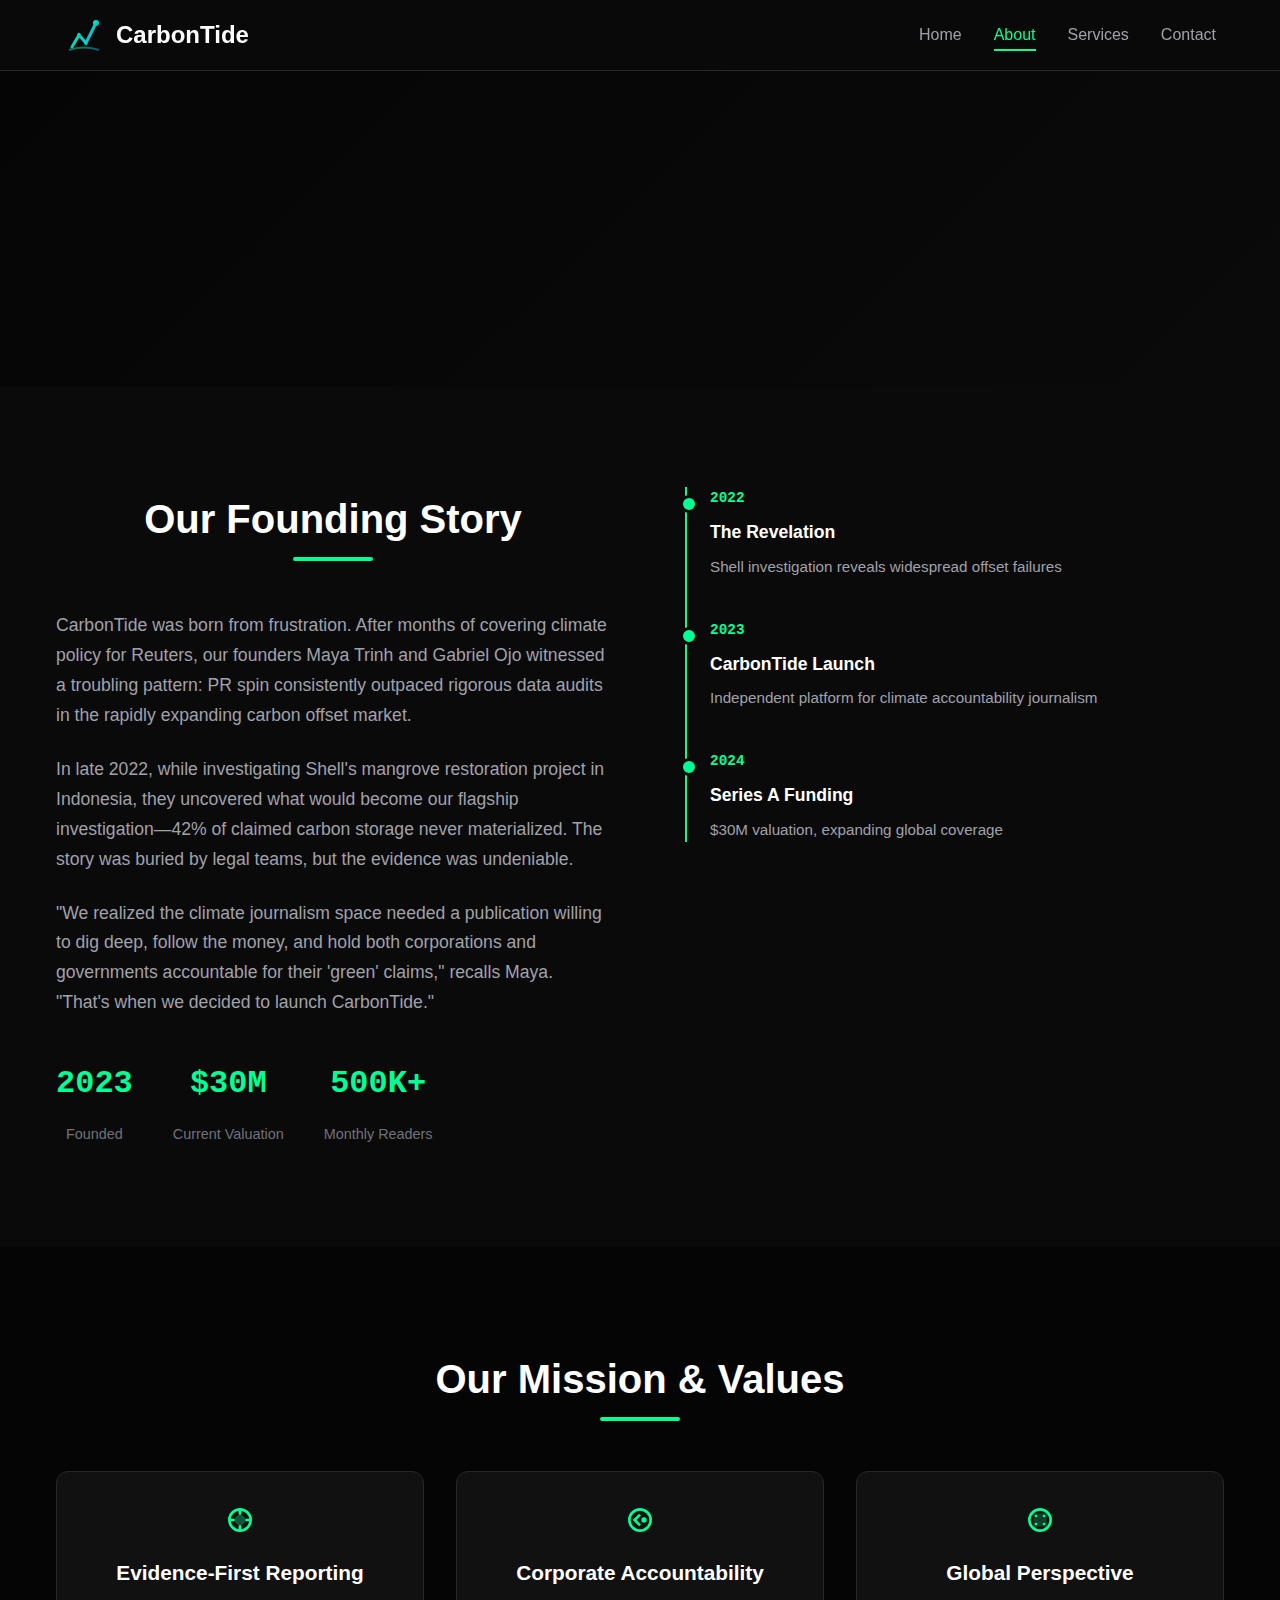
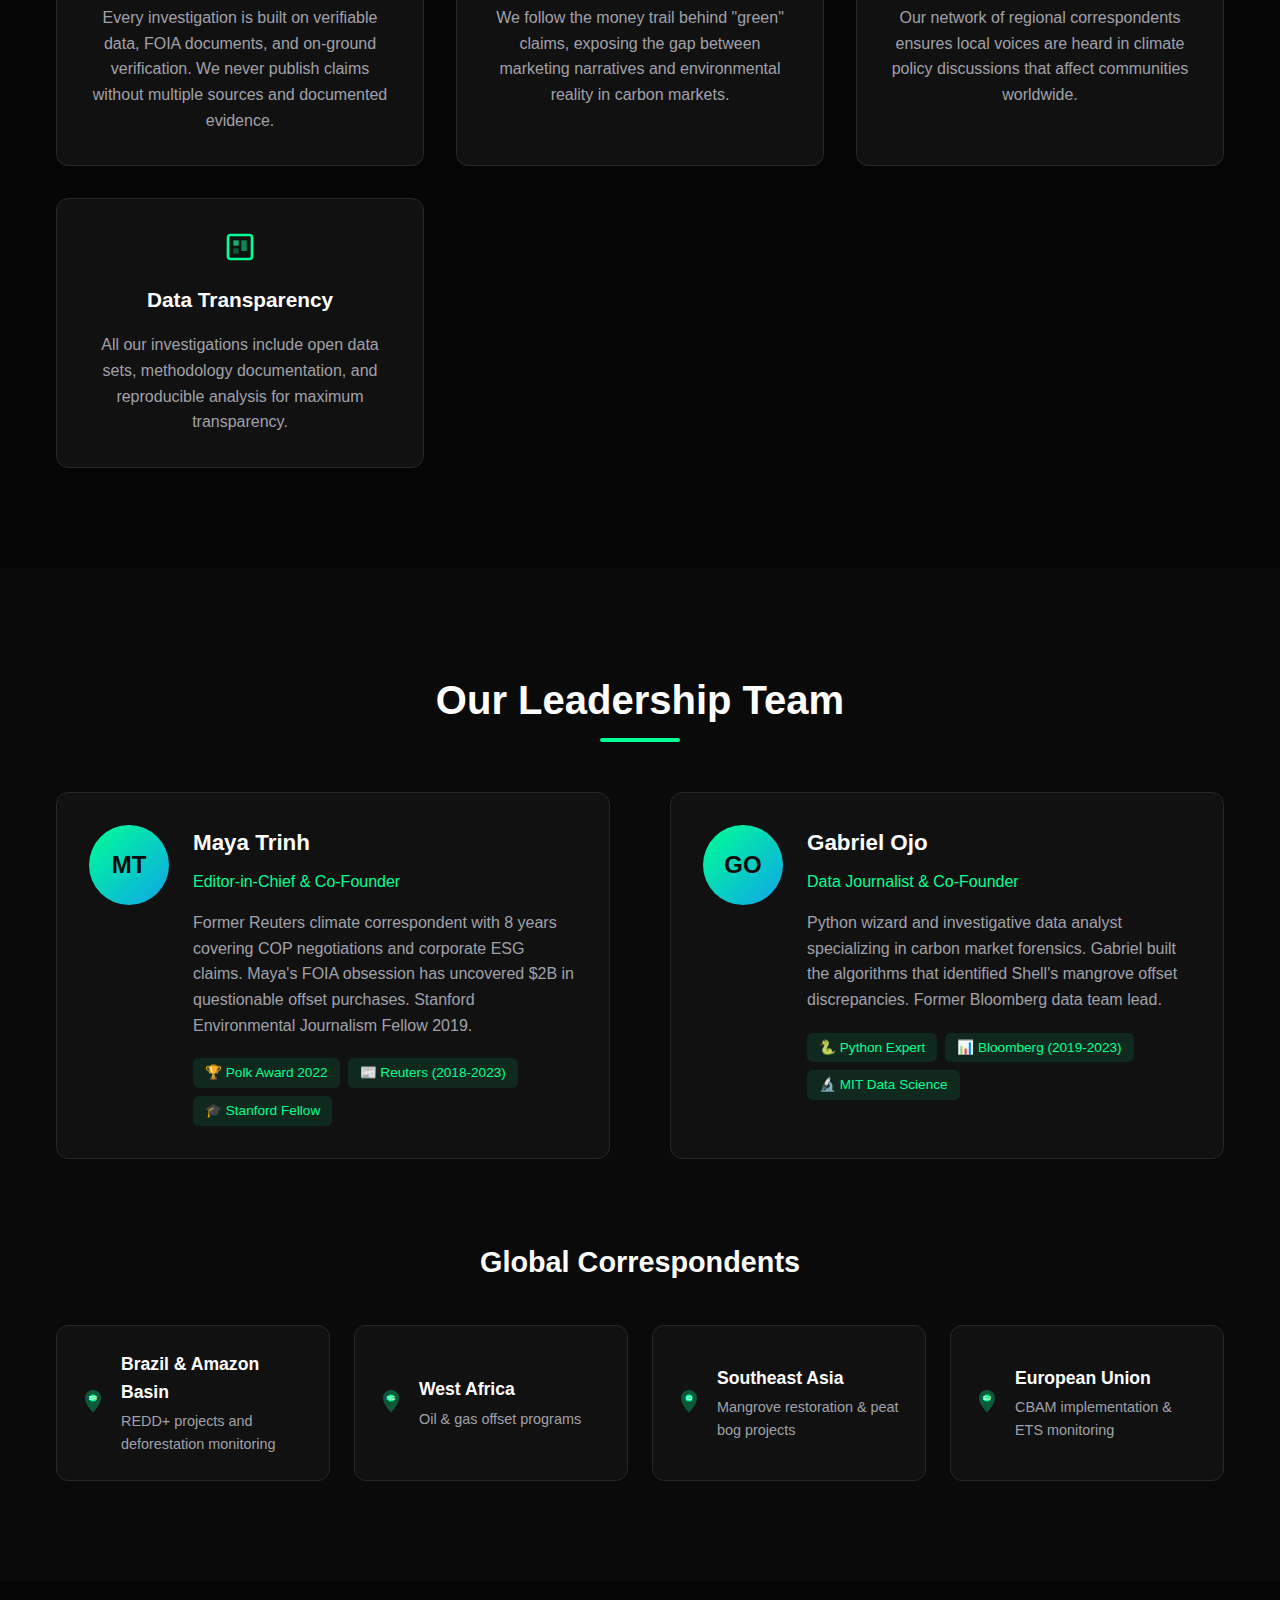
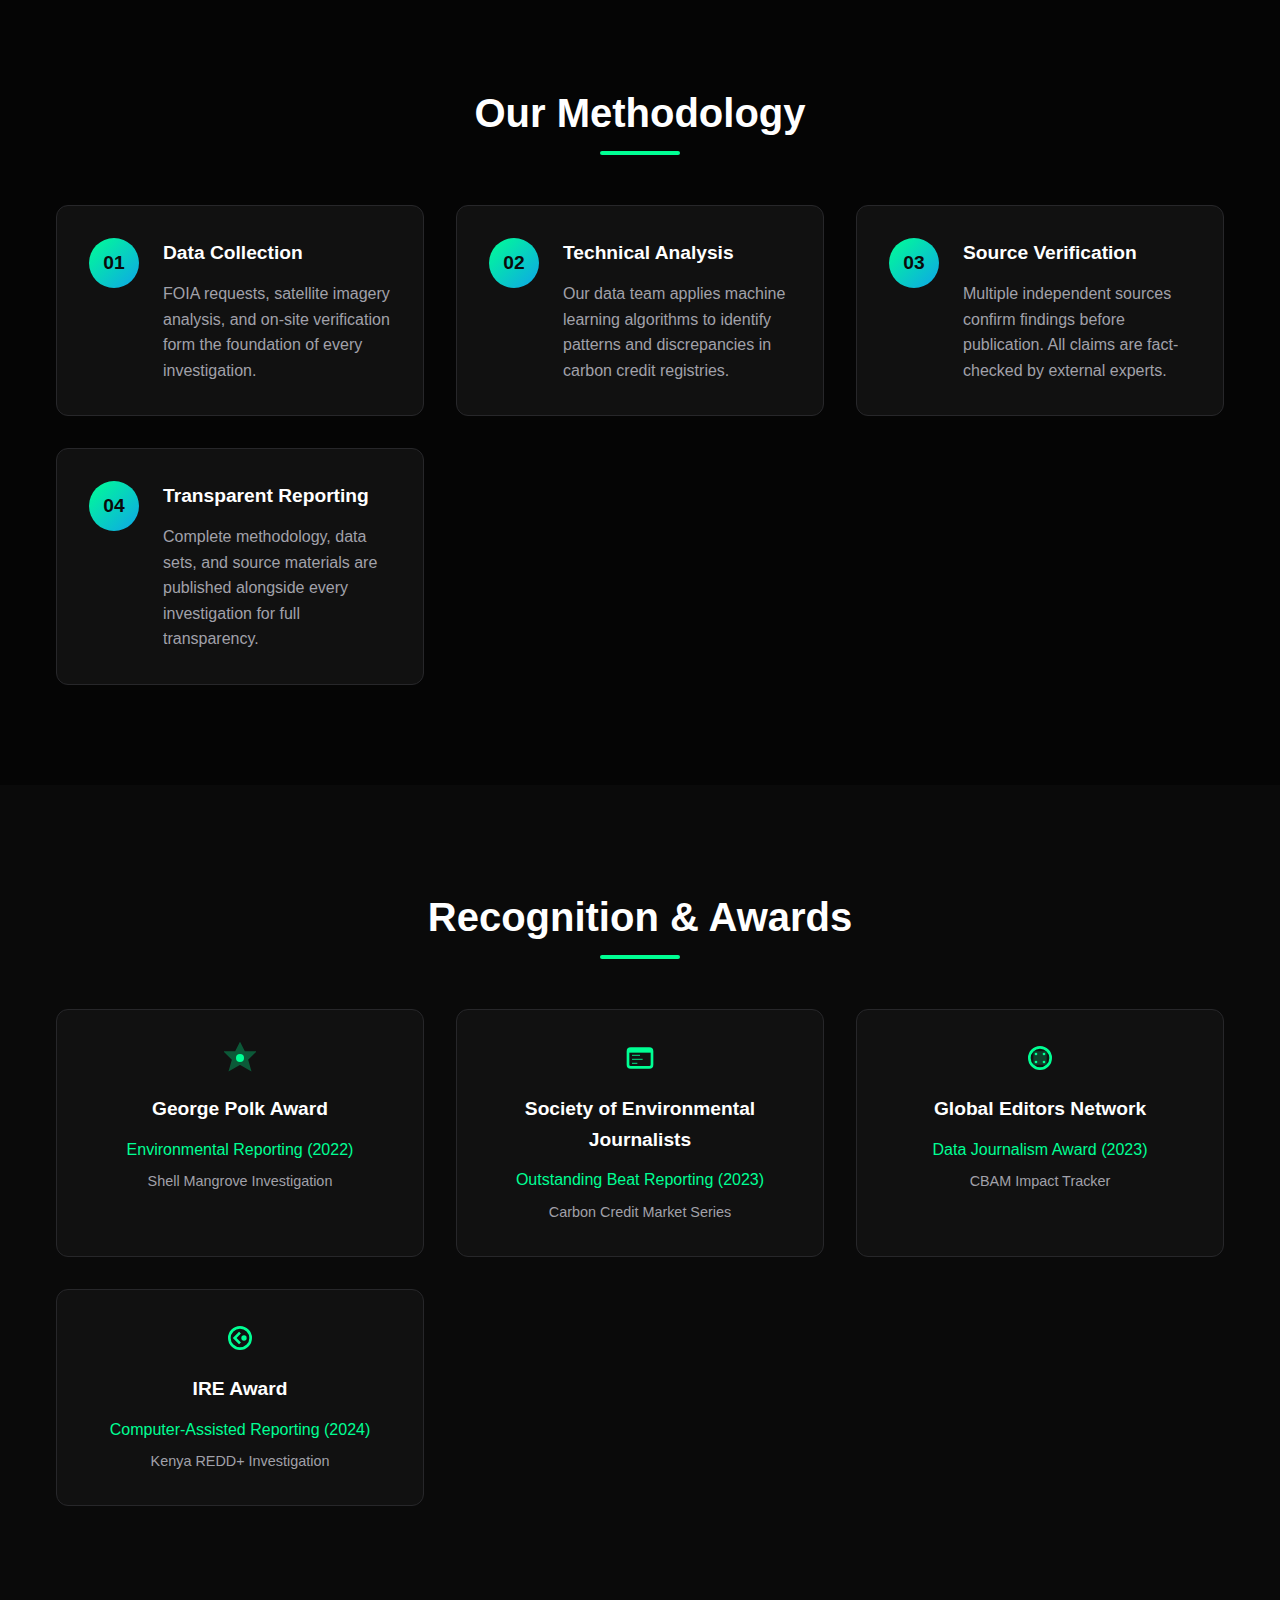
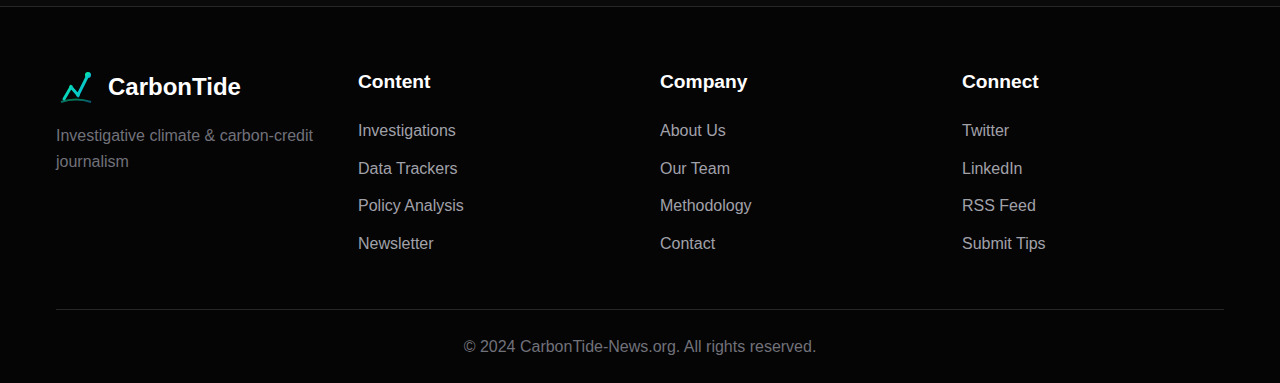
<file: about.html>
<!DOCTYPE html>
<html lang="en">
<head>
    <meta charset="UTF-8">
    <meta name="viewport" content="width=device-width, initial-scale=1.0, maximum-scale=1.0, user-scalable=no">
    <title>About Us | CarbonTide-News.org</title>
    <link rel="stylesheet" href="styles.css">
    <link href="https://fonts.googleapis.com/css2?family=Fira+Code:wght@400;500;600&display=swap" rel="stylesheet">
</head>
<body>
    <nav class="navbar">
        <div class="nav-container">
            <div class="nav-logo">
                <div class="logo-icon">
                    <svg viewBox="0 0 40 40" class="logo-svg">
                        <defs>
                            <linearGradient id="logoGradient" x1="0%" y1="0%" x2="100%" y2="100%">
                                <stop offset="0%" style="stop-color:#00ff94"/>
                                <stop offset="100%" style="stop-color:#0ea5e9"/>
                            </linearGradient>
                        </defs>
                        <path d="M8 32 L15 20 L22 28 L32 8" stroke="url(#logoGradient)" stroke-width="3" fill="none" stroke-linecap="round"/>
                        <circle cx="32" cy="8" r="3" fill="url(#logoGradient)"/>
                        <circle cx="15" cy="20" r="2" fill="url(#logoGradient)" opacity="0.7"/>
                        <circle cx="22" cy="28" r="2" fill="url(#logoGradient)" opacity="0.7"/>
                        <path d="M5 35 Q20 30 35 35" stroke="url(#logoGradient)" stroke-width="2" fill="none" opacity="0.5"/>
                    </svg>
                </div>
                <span class="logo-text">CarbonTide</span>
            </div>
            <ul class="nav-menu">
                <li class="nav-item"><a href="index.html" class="nav-link">Home</a></li>
                <li class="nav-item"><a href="about.html" class="nav-link active">About</a></li>
                <li class="nav-item"><a href="product.html" class="nav-link">Services</a></li>
                <li class="nav-item"><a href="#contact" class="nav-link">Contact</a></li>
            </ul>
            <div class="hamburger">
                <span class="bar"></span>
                <span class="bar"></span>
                <span class="bar"></span>
            </div>
        </div>
    </nav>

    <header class="page-hero">
        <div class="container">
            <div class="page-hero-content">
                <h1 class="page-title slide-in-left">About CarbonTide</h1>
                <p class="page-subtitle slide-in-left delay-1">
                    Investigative journalism at the intersection of climate policy and corporate accountability
                </p>
            </div>
        </div>
    </header>

    <section class="founding-story">
        <div class="container">
            <div class="story-grid">
                <div class="story-content">
                    <h2 class="section-title">Our Founding Story</h2>
                    <div class="story-text">
                        <p class="story-paragraph">
                            CarbonTide was born from frustration. After months of covering climate policy for Reuters, 
                            our founders Maya Trinh and Gabriel Ojo witnessed a troubling pattern: PR spin consistently 
                            outpaced rigorous data audits in the rapidly expanding carbon offset market.
                        </p>
                        <p class="story-paragraph">
                            In late 2022, while investigating Shell's mangrove restoration project in Indonesia, 
                            they uncovered what would become our flagship investigation—42% of claimed carbon storage 
                            never materialized. The story was buried by legal teams, but the evidence was undeniable.
                        </p>
                        <p class="story-paragraph">
                            "We realized the climate journalism space needed a publication willing to dig deep, 
                            follow the money, and hold both corporations and governments accountable for their 
                            'green' claims," recalls Maya. "That's when we decided to launch CarbonTide."
                        </p>
                    </div>
                    <div class="story-stats">
                        <div class="story-stat">
                            <span class="stat-number">2023</span>
                            <span class="stat-label">Founded</span>
                        </div>
                        <div class="story-stat">
                            <span class="stat-number">$30M</span>
                            <span class="stat-label">Current Valuation</span>
                        </div>
                        <div class="story-stat">
                            <span class="stat-number">500K+</span>
                            <span class="stat-label">Monthly Readers</span>
                        </div>
                    </div>
                </div>
                <div class="story-visual">
                    <div class="timeline">
                        <div class="timeline-item">
                            <div class="timeline-date">2022</div>
                            <div class="timeline-content">
                                <h4>The Revelation</h4>
                                <p>Shell investigation reveals widespread offset failures</p>
                            </div>
                        </div>
                        <div class="timeline-item">
                            <div class="timeline-date">2023</div>
                            <div class="timeline-content">
                                <h4>CarbonTide Launch</h4>
                                <p>Independent platform for climate accountability journalism</p>
                            </div>
                        </div>
                        <div class="timeline-item">
                            <div class="timeline-date">2024</div>
                            <div class="timeline-content">
                                <h4>Series A Funding</h4>
                                <p>$30M valuation, expanding global coverage</p>
                            </div>
                        </div>
                    </div>
                </div>
            </div>
        </div>
    </section>

    <section class="mission-values">
        <div class="container">
            <h2 class="section-title">Our Mission & Values</h2>
            <div class="values-grid">
                <div class="value-card">
                    <div class="value-icon">
                        <svg viewBox="0 0 24 24" class="icon-svg">
                            <circle cx="12" cy="12" r="3" stroke="currentColor" stroke-width="2" fill="currentColor" opacity="0.3"/>
                            <circle cx="12" cy="12" r="8" stroke="currentColor" stroke-width="2" fill="none"/>
                            <path d="M12 4v4m0 8v4m8-8h-4m-8 0H4" stroke="currentColor" stroke-width="2"/>
                        </svg>
                    </div>
                    <h3 class="value-title">Evidence-First Reporting</h3>
                    <p class="value-description">
                        Every investigation is built on verifiable data, FOIA documents, and on-ground verification. 
                        We never publish claims without multiple sources and documented evidence.
                    </p>
                </div>
                <div class="value-card">
                    <div class="value-icon">
                        <svg viewBox="0 0 24 24" class="icon-svg">
                            <circle cx="12" cy="12" r="8" stroke="currentColor" stroke-width="2" fill="none"/>
                            <path d="m12 8-4 4 4 4" stroke="currentColor" stroke-width="2" fill="none"/>
                            <circle cx="15" cy="12" r="2" fill="currentColor"/>
                        </svg>
                    </div>
                    <h3 class="value-title">Corporate Accountability</h3>
                    <p class="value-description">
                        We follow the money trail behind "green" claims, exposing the gap between marketing 
                        narratives and environmental reality in carbon markets.
                    </p>
                </div>
                <div class="value-card">
                    <div class="value-icon">
                        <svg viewBox="0 0 24 24" class="icon-svg">
                            <circle cx="12" cy="12" r="8" stroke="currentColor" stroke-width="2" fill="none"/>
                            <path d="M8 8h8v8H8z" stroke="currentColor" stroke-width="2" fill="currentColor" opacity="0.2"/>
                            <circle cx="9" cy="9" r="1" fill="currentColor"/>
                            <circle cx="15" cy="9" r="1" fill="currentColor"/>
                            <circle cx="9" cy="15" r="1" fill="currentColor"/>
                            <circle cx="15" cy="15" r="1" fill="currentColor"/>
                        </svg>
                    </div>
                    <h3 class="value-title">Global Perspective</h3>
                    <p class="value-description">
                        Our network of regional correspondents ensures local voices are heard in climate policy 
                        discussions that affect communities worldwide.
                    </p>
                </div>
                <div class="value-card">
                    <div class="value-icon">
                        <svg viewBox="0 0 24 24" class="icon-svg">
                            <rect x="3" y="3" width="18" height="18" rx="2" stroke="currentColor" stroke-width="2" fill="none"/>
                            <path d="M7 7h4v4H7z" fill="currentColor" opacity="0.7"/>
                            <path d="M13 7h4v8h-4z" fill="currentColor" opacity="0.5"/>
                            <path d="M7 13h4v4H7z" fill="currentColor" opacity="0.3"/>
                        </svg>
                    </div>
                    <h3 class="value-title">Data Transparency</h3>
                    <p class="value-description">
                        All our investigations include open data sets, methodology documentation, and 
                        reproducible analysis for maximum transparency.
                    </p>
                </div>
            </div>
        </div>
    </section>

    <section class="team-section">
        <div class="container">
            <h2 class="section-title">Our Leadership Team</h2>
            <div class="team-grid">
                <div class="team-member">
                    <div class="member-photo">
                        <div class="photo-placeholder">MT</div>
                    </div>
                    <div class="member-info">
                        <h3 class="member-name">Maya Trinh</h3>
                        <p class="member-title">Editor-in-Chief & Co-Founder</p>
                        <p class="member-bio">
                            Former Reuters climate correspondent with 8 years covering COP negotiations and 
                            corporate ESG claims. Maya's FOIA obsession has uncovered $2B in questionable 
                            offset purchases. Stanford Environmental Journalism Fellow 2019.
                        </p>
                        <div class="member-credentials">
                            <span class="credential">🏆 Polk Award 2022</span>
                            <span class="credential">📰 Reuters (2018-2023)</span>
                            <span class="credential">🎓 Stanford Fellow</span>
                        </div>
                    </div>
                </div>
                
                <div class="team-member">
                    <div class="member-photo">
                        <div class="photo-placeholder">GO</div>
                    </div>
                    <div class="member-info">
                        <h3 class="member-name">Gabriel Ojo</h3>
                        <p class="member-title">Data Journalist & Co-Founder</p>
                        <p class="member-bio">
                            Python wizard and investigative data analyst specializing in carbon market forensics. 
                            Gabriel built the algorithms that identified Shell's mangrove offset discrepancies. 
                            Former Bloomberg data team lead.
                        </p>
                        <div class="member-credentials">
                            <span class="credential">🐍 Python Expert</span>
                            <span class="credential">📊 Bloomberg (2019-2023)</span>
                            <span class="credential">🔬 MIT Data Science</span>
                        </div>
                    </div>
                </div>
            </div>
            
            <div class="regional-team">
                <h3 class="regional-title">Global Correspondents</h3>
                <div class="correspondents-grid">
                    <div class="correspondent">
                        <div class="correspondent-flag">
                            <svg viewBox="0 0 24 24" class="region-icon">
                                <path d="M12 2C8 2 5 5 5 9c0 5.25 7 13 7 13s7-7.75 7-13c0-4-3-7-7-7z" stroke="currentColor" stroke-width="2" fill="currentColor" opacity="0.3"/>
                                <circle cx="12" cy="9" r="2.5" stroke="currentColor" stroke-width="2" fill="currentColor"/>
                                <text x="12" y="9" text-anchor="middle" dominant-baseline="central" font-size="6" fill="white">BR</text>
                            </svg>
                        </div>
                        <div class="correspondent-info">
                            <h4>Brazil & Amazon Basin</h4>
                            <p>REDD+ projects and deforestation monitoring</p>
                        </div>
                    </div>
                    <div class="correspondent">
                        <div class="correspondent-flag">
                            <svg viewBox="0 0 24 24" class="region-icon">
                                <path d="M12 2C8 2 5 5 5 9c0 5.25 7 13 7 13s7-7.75 7-13c0-4-3-7-7-7z" stroke="currentColor" stroke-width="2" fill="currentColor" opacity="0.3"/>
                                <circle cx="12" cy="9" r="2.5" stroke="currentColor" stroke-width="2" fill="currentColor"/>
                                <text x="12" y="9" text-anchor="middle" dominant-baseline="central" font-size="6" fill="white">NG</text>
                            </svg>
                        </div>
                        <div class="correspondent-info">
                            <h4>West Africa</h4>
                            <p>Oil & gas offset programs</p>
                        </div>
                    </div>
                    <div class="correspondent">
                        <div class="correspondent-flag">
                            <svg viewBox="0 0 24 24" class="region-icon">
                                <path d="M12 2C8 2 5 5 5 9c0 5.25 7 13 7 13s7-7.75 7-13c0-4-3-7-7-7z" stroke="currentColor" stroke-width="2" fill="currentColor" opacity="0.3"/>
                                <circle cx="12" cy="9" r="2.5" stroke="currentColor" stroke-width="2" fill="currentColor"/>
                                <text x="12" y="9" text-anchor="middle" dominant-baseline="central" font-size="6" fill="white">ID</text>
                            </svg>
                        </div>
                        <div class="correspondent-info">
                            <h4>Southeast Asia</h4>
                            <p>Mangrove restoration & peat bog projects</p>
                        </div>
                    </div>
                    <div class="correspondent">
                        <div class="correspondent-flag">
                            <svg viewBox="0 0 24 24" class="region-icon">
                                <path d="M12 2C8 2 5 5 5 9c0 5.25 7 13 7 13s7-7.75 7-13c0-4-3-7-7-7z" stroke="currentColor" stroke-width="2" fill="currentColor" opacity="0.3"/>
                                <circle cx="12" cy="9" r="2.5" stroke="currentColor" stroke-width="2" fill="currentColor"/>
                                <text x="12" y="9" text-anchor="middle" dominant-baseline="central" font-size="6" fill="white">EU</text>
                            </svg>
                        </div>
                        <div class="correspondent-info">
                            <h4>European Union</h4>
                            <p>CBAM implementation & ETS monitoring</p>
                        </div>
                    </div>
                </div>
            </div>
        </div>
    </section>

    <section class="methodology-section">
        <div class="container">
            <h2 class="section-title">Our Methodology</h2>
            <div class="methodology-content">
                <div class="methodology-grid">
                    <div class="method-step">
                        <div class="step-number">01</div>
                        <div class="step-content">
                            <h4 class="step-title">Data Collection</h4>
                            <p class="step-description">
                                FOIA requests, satellite imagery analysis, and on-site verification form 
                                the foundation of every investigation.
                            </p>
                        </div>
                    </div>
                    <div class="method-step">
                        <div class="step-number">02</div>
                        <div class="step-content">
                            <h4 class="step-title">Technical Analysis</h4>
                            <p class="step-description">
                                Our data team applies machine learning algorithms to identify patterns 
                                and discrepancies in carbon credit registries.
                            </p>
                        </div>
                    </div>
                    <div class="method-step">
                        <div class="step-number">03</div>
                        <div class="step-content">
                            <h4 class="step-title">Source Verification</h4>
                            <p class="step-description">
                                Multiple independent sources confirm findings before publication. 
                                All claims are fact-checked by external experts.
                            </p>
                        </div>
                    </div>
                    <div class="method-step">
                        <div class="step-number">04</div>
                        <div class="step-content">
                            <h4 class="step-title">Transparent Reporting</h4>
                            <p class="step-description">
                                Complete methodology, data sets, and source materials are published 
                                alongside every investigation for full transparency.
                            </p>
                        </div>
                    </div>
                </div>
            </div>
        </div>
    </section>

    <section class="awards-section">
        <div class="container">
            <h2 class="section-title">Recognition & Awards</h2>
            <div class="awards-grid">
                <div class="award-item">
                    <div class="award-icon">
                        <svg viewBox="0 0 24 24" class="icon-svg">
                            <polygon points="12,2 15,8 22,8 17,13 19,20 12,16 5,20 7,13 2,8 9,8" stroke="currentColor" stroke-width="2" fill="currentColor" opacity="0.3"/>
                            <circle cx="12" cy="12" r="3" fill="currentColor"/>
                        </svg>
                    </div>
                    <h4 class="award-title">George Polk Award</h4>
                    <p class="award-description">Environmental Reporting (2022)</p>
                    <p class="award-detail">Shell Mangrove Investigation</p>
                </div>
                <div class="award-item">
                    <div class="award-icon">
                        <svg viewBox="0 0 24 24" class="icon-svg">
                            <rect x="3" y="5" width="18" height="14" rx="2" stroke="currentColor" stroke-width="2" fill="none"/>
                            <path d="M3 7h18" stroke="currentColor" stroke-width="2"/>
                            <path d="M6 10h6m-6 3h8m-8 3h4" stroke="currentColor" stroke-width="1" opacity="0.7"/>
                        </svg>
                    </div>
                    <h4 class="award-title">Society of Environmental Journalists</h4>
                    <p class="award-description">Outstanding Beat Reporting (2023)</p>
                    <p class="award-detail">Carbon Credit Market Series</p>
                </div>
                <div class="award-item">
                    <div class="award-icon">
                        <svg viewBox="0 0 24 24" class="icon-svg">
                            <circle cx="12" cy="12" r="8" stroke="currentColor" stroke-width="2" fill="none"/>
                            <path d="M8 8h8v8H8z" stroke="currentColor" stroke-width="2" fill="currentColor" opacity="0.2"/>
                            <circle cx="9" cy="9" r="1" fill="currentColor"/>
                            <circle cx="15" cy="9" r="1" fill="currentColor"/>
                            <circle cx="9" cy="15" r="1" fill="currentColor"/>
                            <circle cx="15" cy="15" r="1" fill="currentColor"/>
                        </svg>
                    </div>
                    <h4 class="award-title">Global Editors Network</h4>
                    <p class="award-description">Data Journalism Award (2023)</p>
                    <p class="award-detail">CBAM Impact Tracker</p>
                </div>
                <div class="award-item">
                    <div class="award-icon">
                        <svg viewBox="0 0 24 24" class="icon-svg">
                            <circle cx="12" cy="12" r="8" stroke="currentColor" stroke-width="2" fill="none"/>
                            <path d="m12 8-4 4 4 4" stroke="currentColor" stroke-width="2" fill="none"/>
                            <circle cx="15" cy="12" r="2" fill="currentColor"/>
                        </svg>
                    </div>
                    <h4 class="award-title">IRE Award</h4>
                    <p class="award-description">Computer-Assisted Reporting (2024)</p>
                    <p class="award-detail">Kenya REDD+ Investigation</p>
                </div>
            </div>
        </div>
    </section>

    <footer class="footer">
        <div class="container">
            <div class="footer-content">
                <div class="footer-section">
                                    <div class="footer-logo">
                    <div class="logo-icon">
                        <svg viewBox="0 0 40 40" class="logo-svg">
                            <defs>
                                <linearGradient id="footerLogoGradient" x1="0%" y1="0%" x2="100%" y2="100%">
                                    <stop offset="0%" style="stop-color:#00ff94"/>
                                    <stop offset="100%" style="stop-color:#0ea5e9"/>
                                </linearGradient>
                            </defs>
                            <path d="M8 32 L15 20 L22 28 L32 8" stroke="url(#footerLogoGradient)" stroke-width="3" fill="none" stroke-linecap="round"/>
                            <circle cx="32" cy="8" r="3" fill="url(#footerLogoGradient)"/>
                            <circle cx="15" cy="20" r="2" fill="url(#footerLogoGradient)" opacity="0.7"/>
                            <circle cx="22" cy="28" r="2" fill="url(#footerLogoGradient)" opacity="0.7"/>
                            <path d="M5 35 Q20 30 35 35" stroke="url(#footerLogoGradient)" stroke-width="2" fill="none" opacity="0.5"/>
                        </svg>
                    </div>
                    <span class="logo-text">CarbonTide</span>
                </div>
                    <p class="footer-description">Investigative climate & carbon-credit journalism</p>
                </div>
                <div class="footer-section">
                    <h4 class="footer-title">Content</h4>
                    <ul class="footer-links">
                        <li><a href="#investigations">Investigations</a></li>
                        <li><a href="#data">Data Trackers</a></li>
                        <li><a href="#policy">Policy Analysis</a></li>
                        <li><a href="#newsletter">Newsletter</a></li>
                    </ul>
                </div>
                <div class="footer-section">
                    <h4 class="footer-title">Company</h4>
                    <ul class="footer-links">
                        <li><a href="about.html">About Us</a></li>
                        <li><a href="#team">Our Team</a></li>
                        <li><a href="#methodology">Methodology</a></li>
                        <li><a href="#contact">Contact</a></li>
                    </ul>
                </div>
                <div class="footer-section">
                    <h4 class="footer-title">Connect</h4>
                    <ul class="footer-links">
                        <li><a href="#twitter">Twitter</a></li>
                        <li><a href="#linkedin">LinkedIn</a></li>
                        <li><a href="#rss">RSS Feed</a></li>
                        <li><a href="#tips">Submit Tips</a></li>
                    </ul>
                </div>
            </div>
            <div class="footer-bottom">
                <p>&copy; 2024 CarbonTide-News.org. All rights reserved.</p>
            </div>
        </div>
    </footer>

    <script src="script.js"></script>
</body>
</html>
</file>
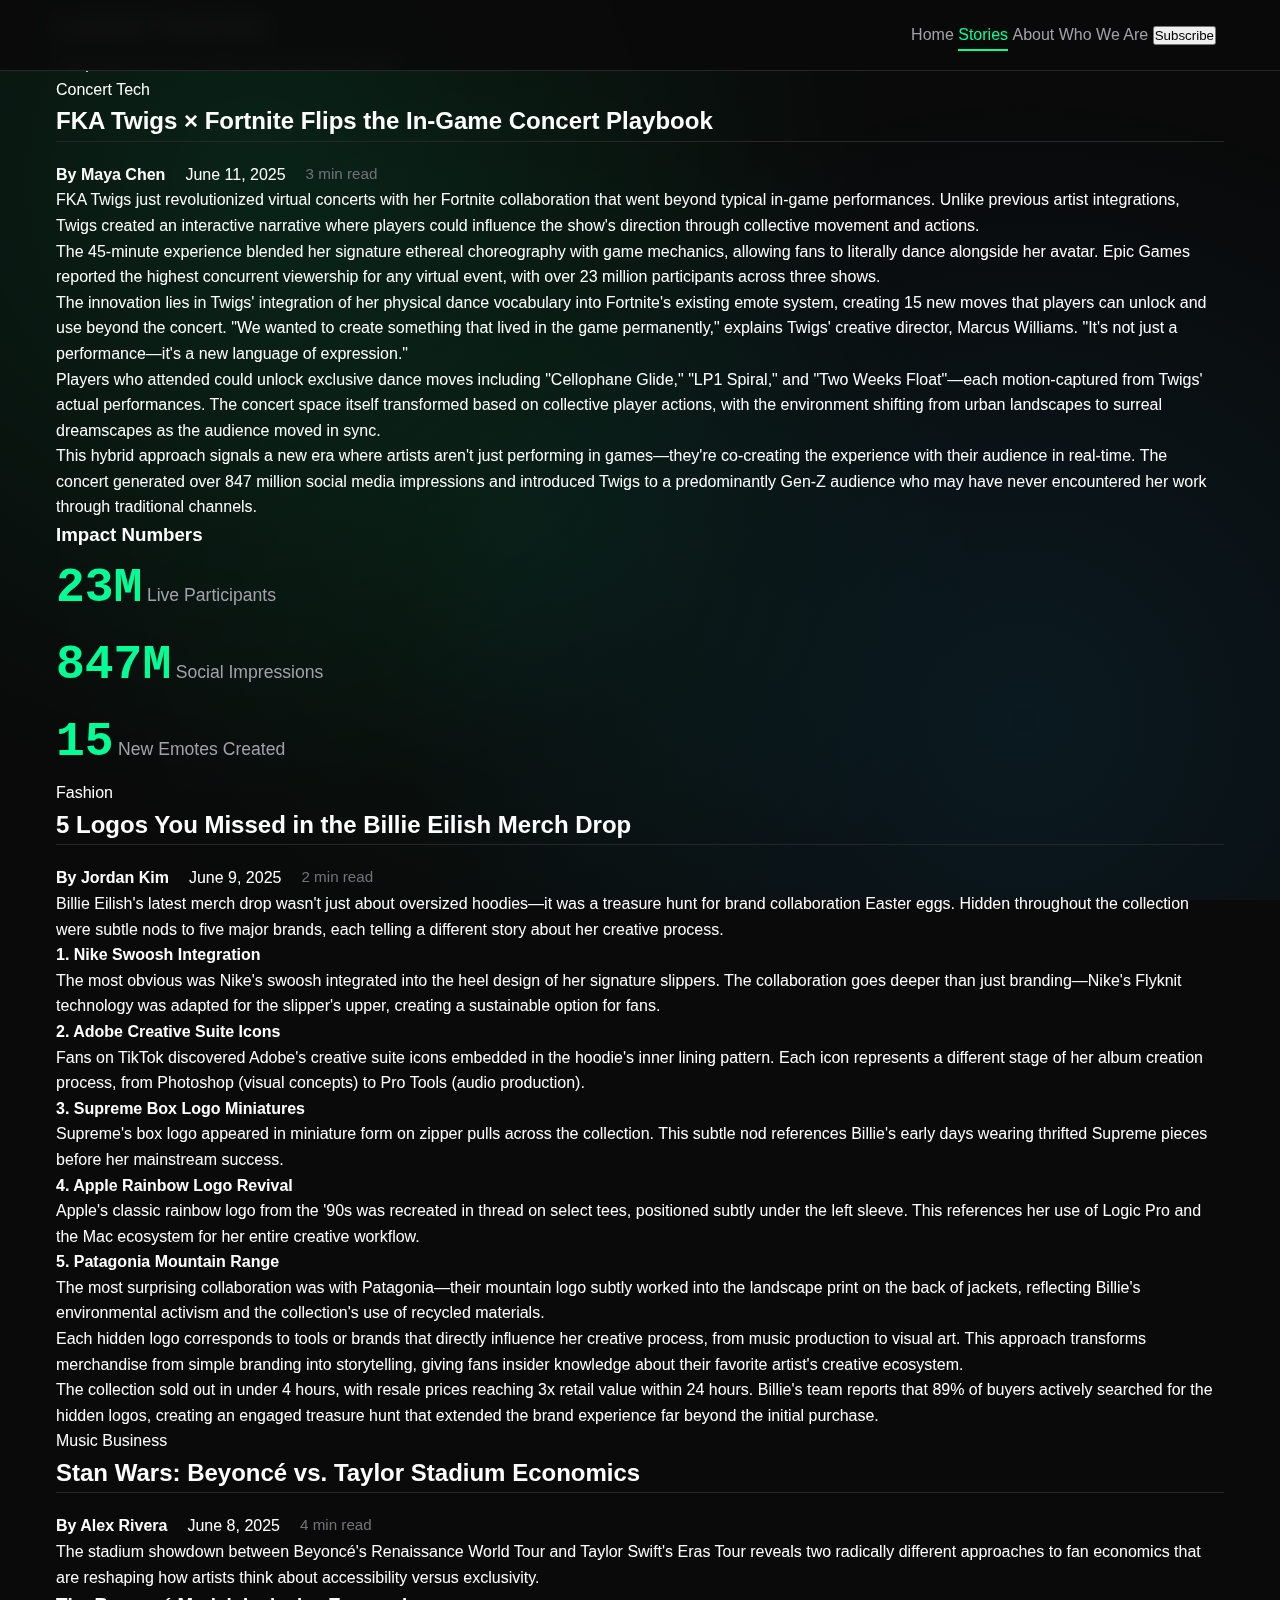
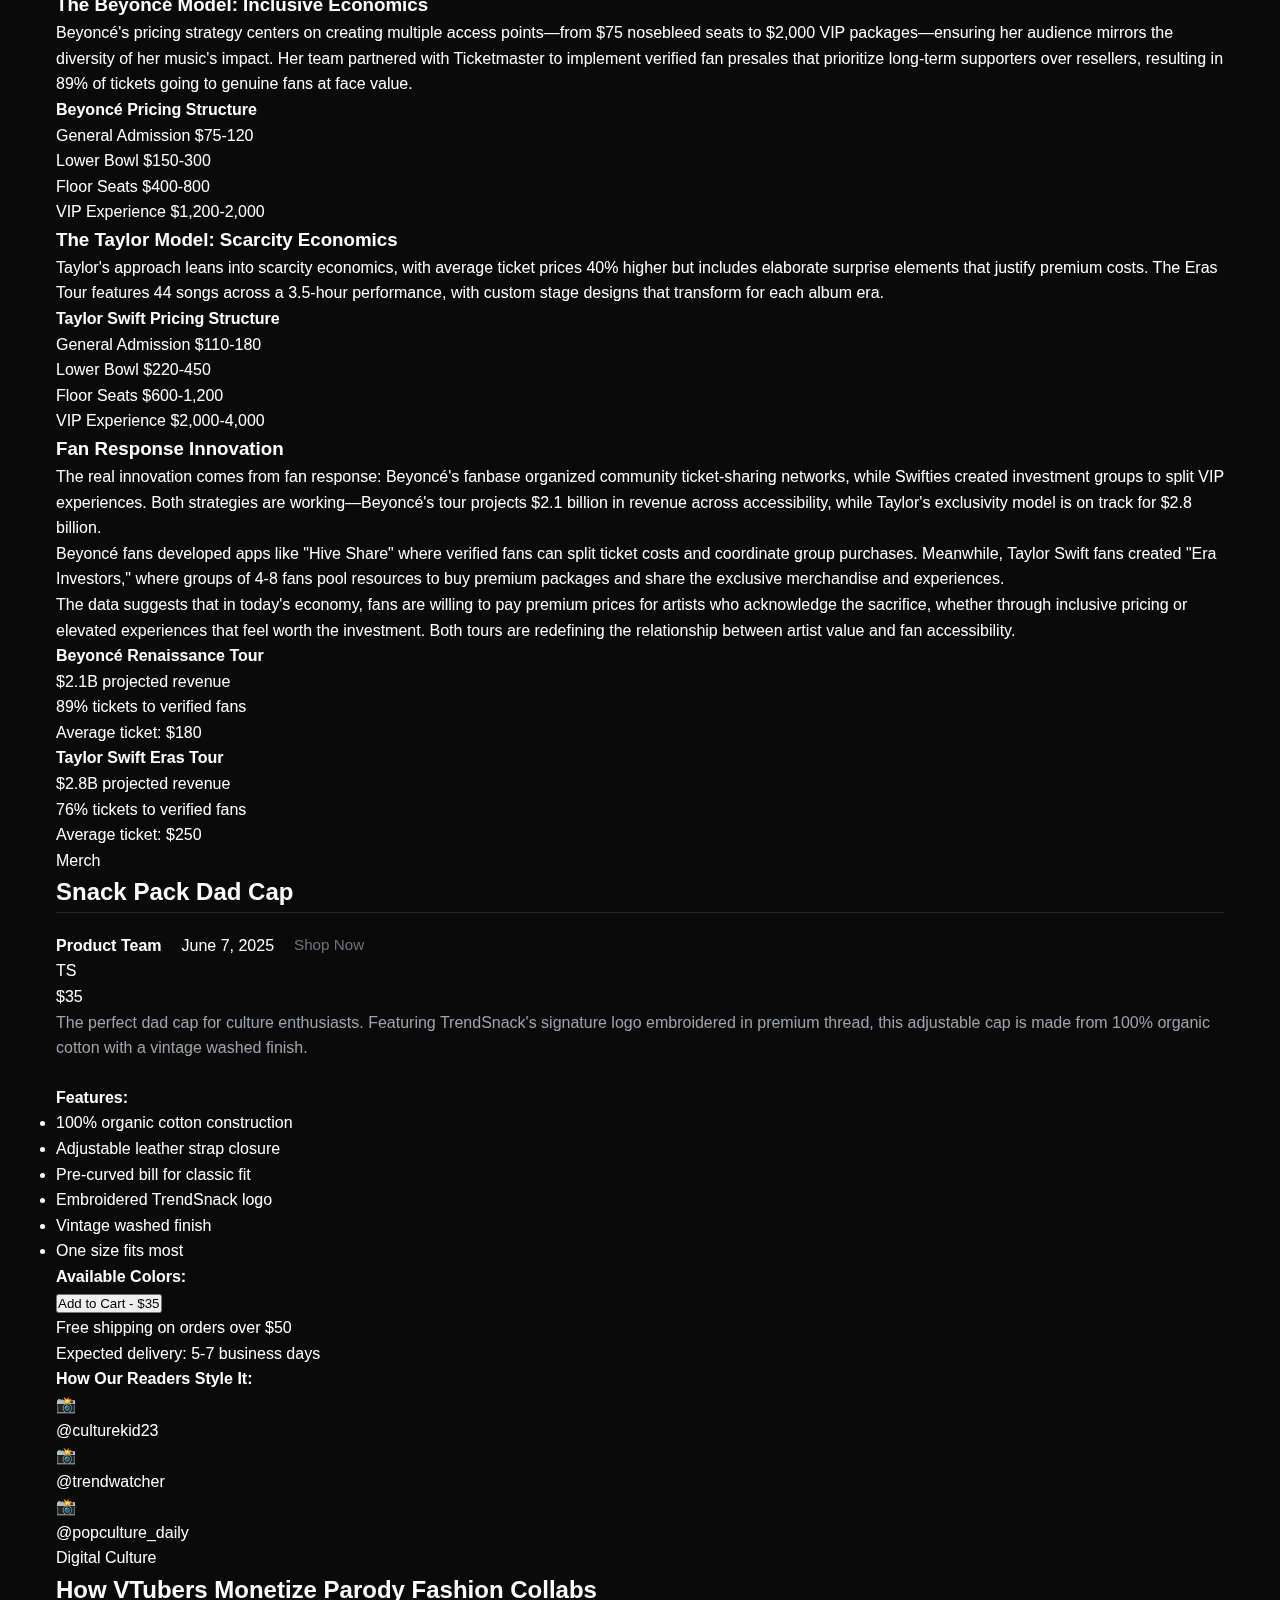
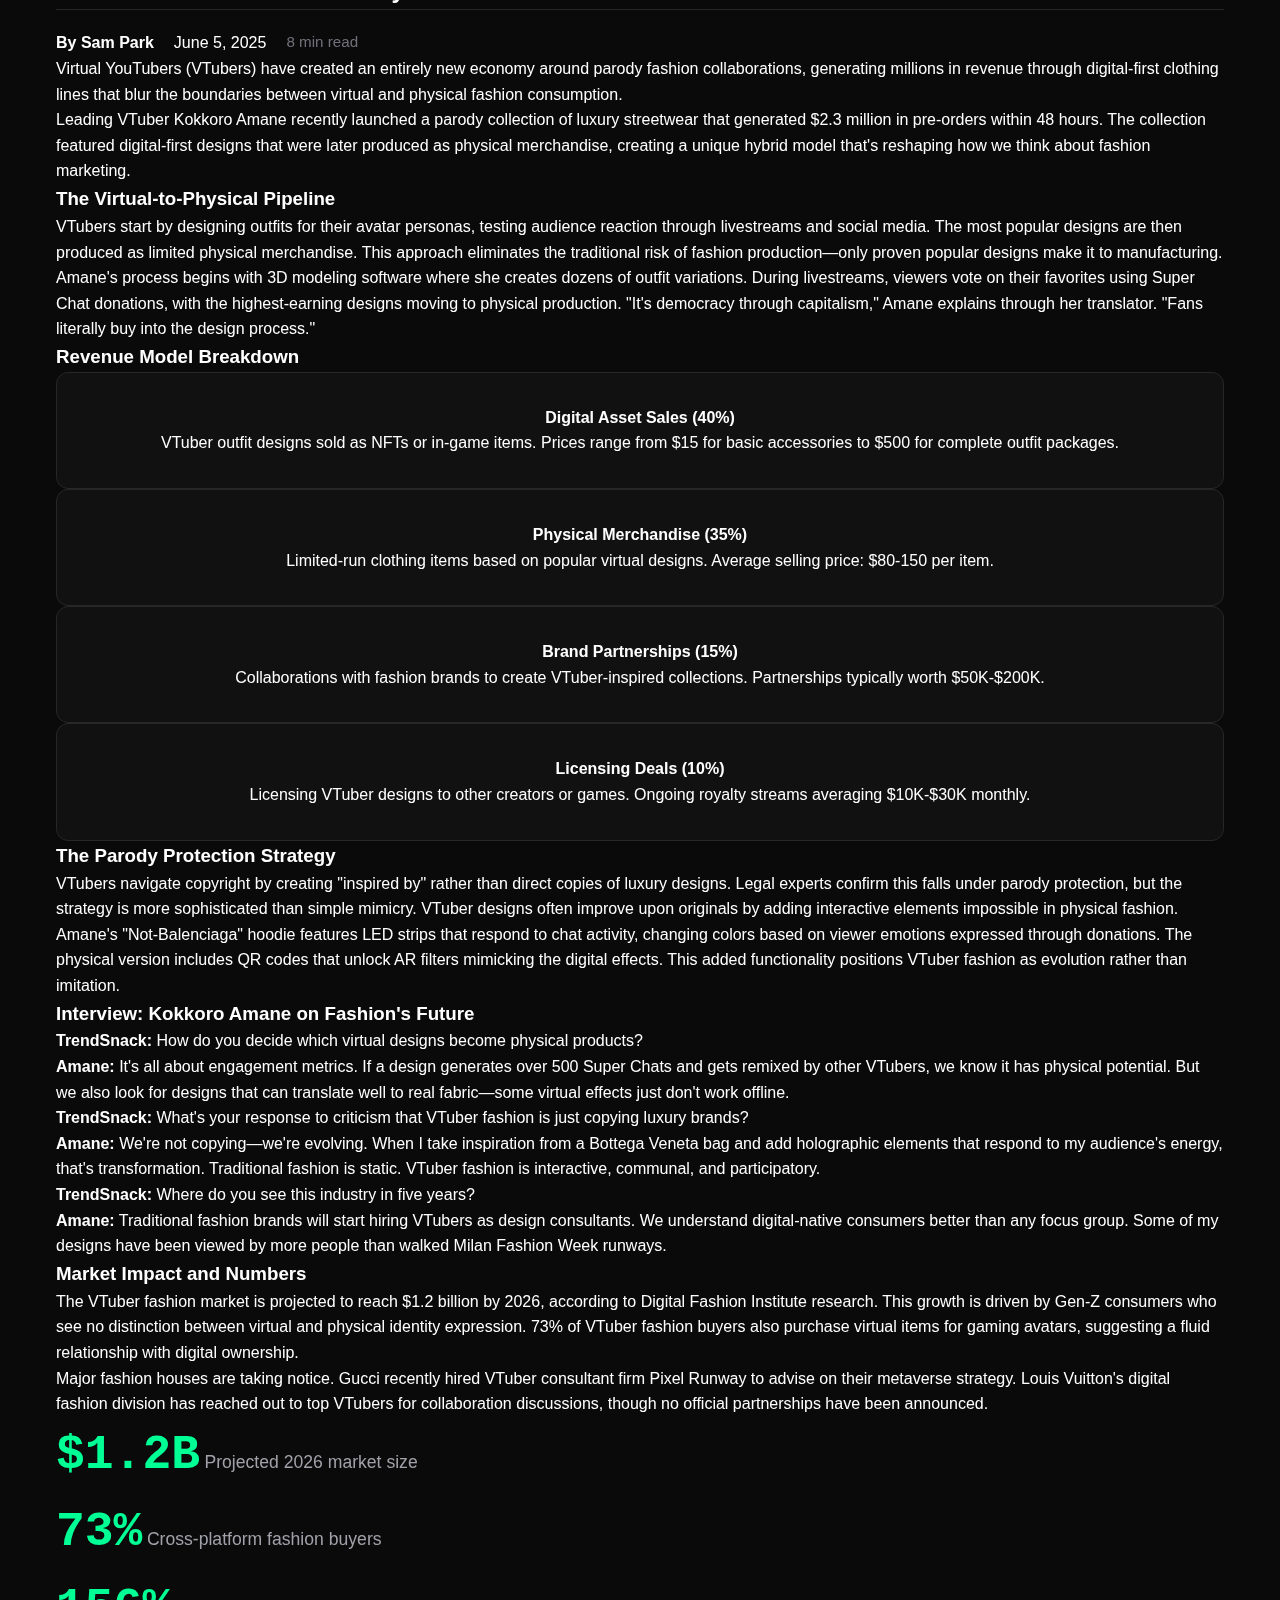
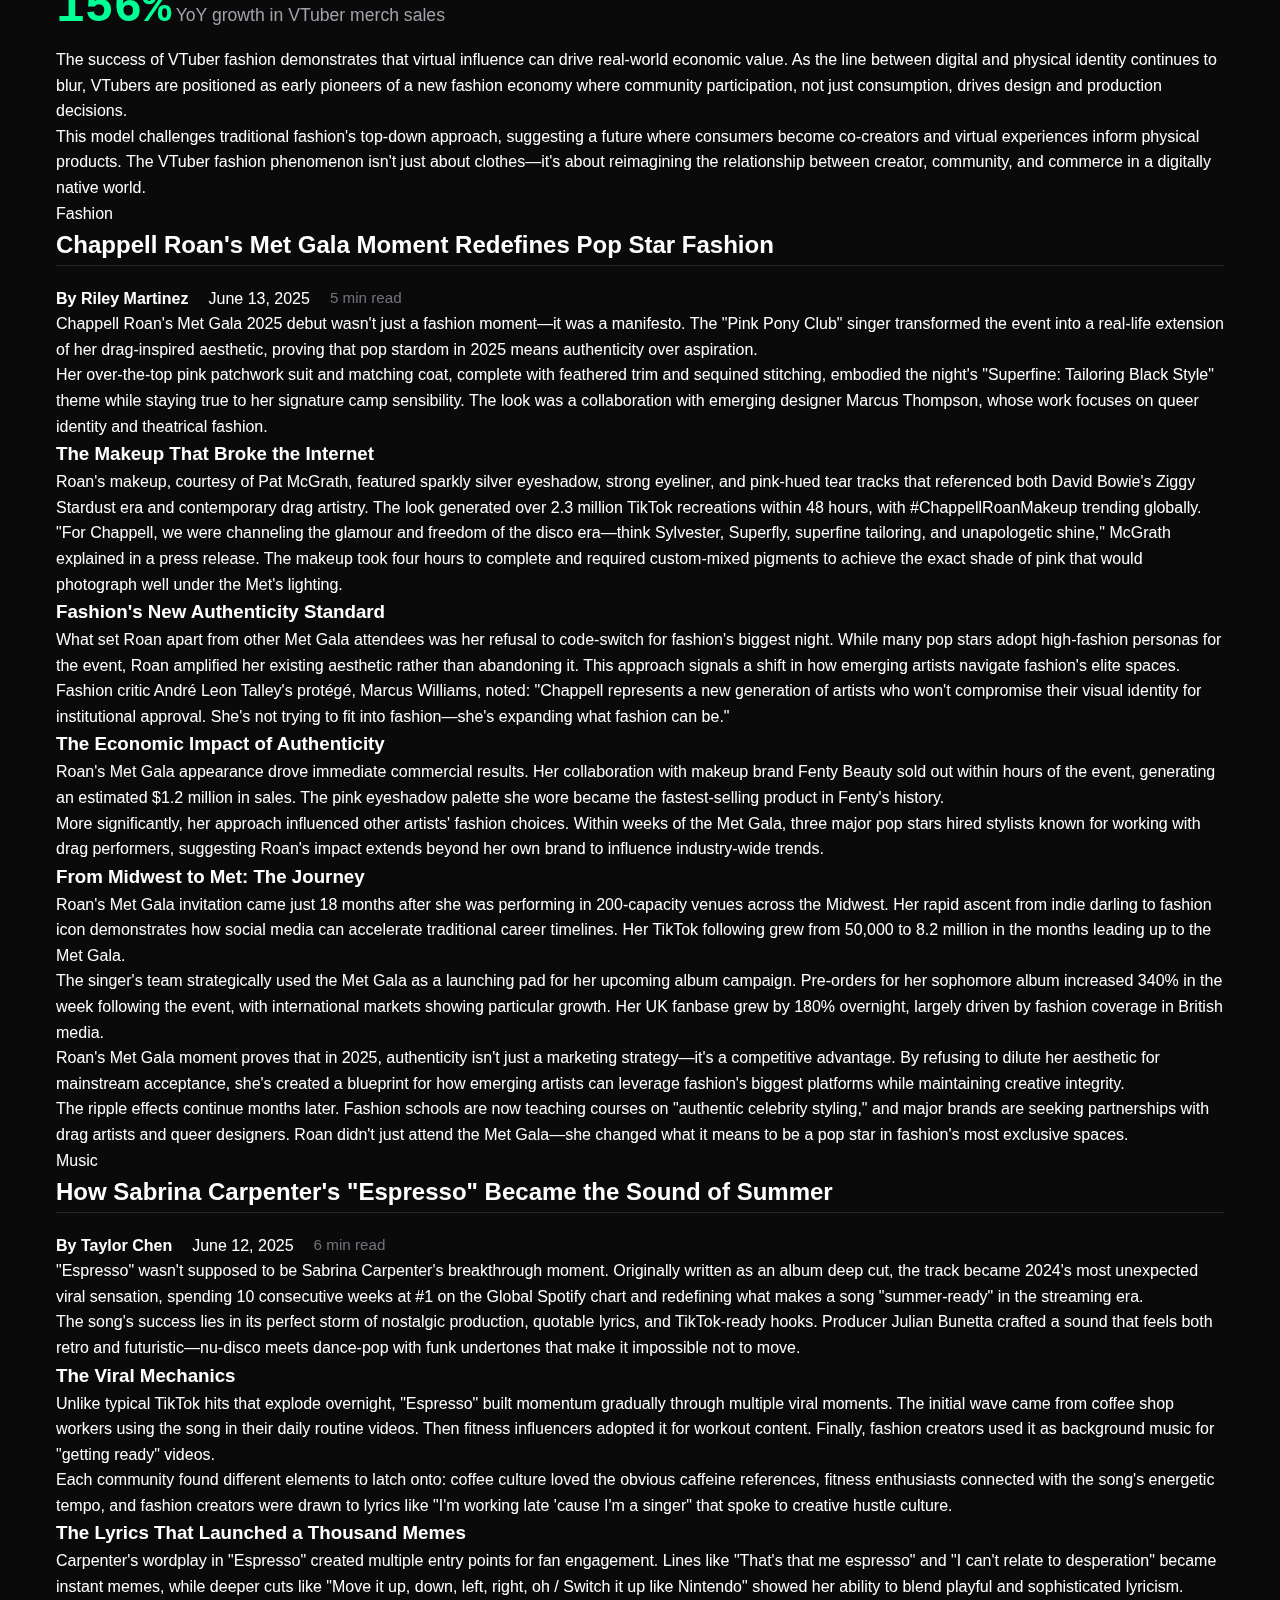
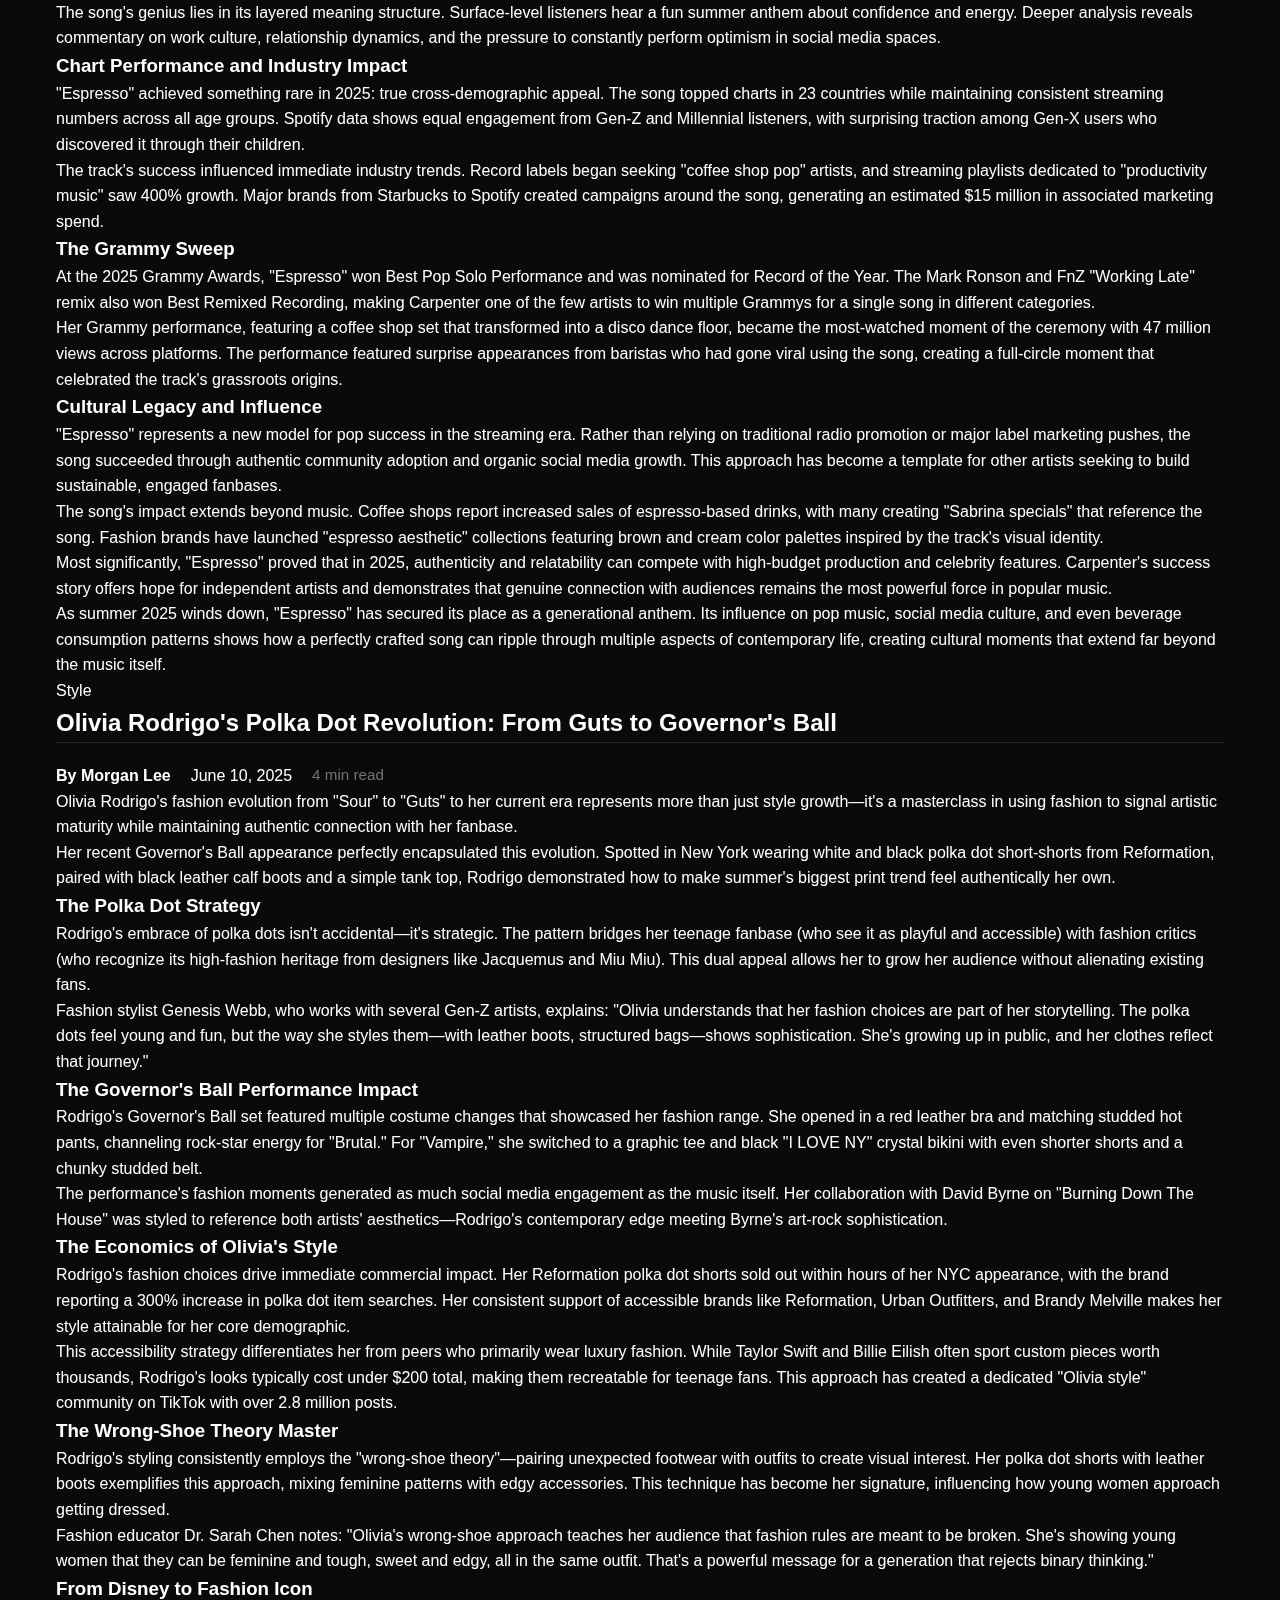
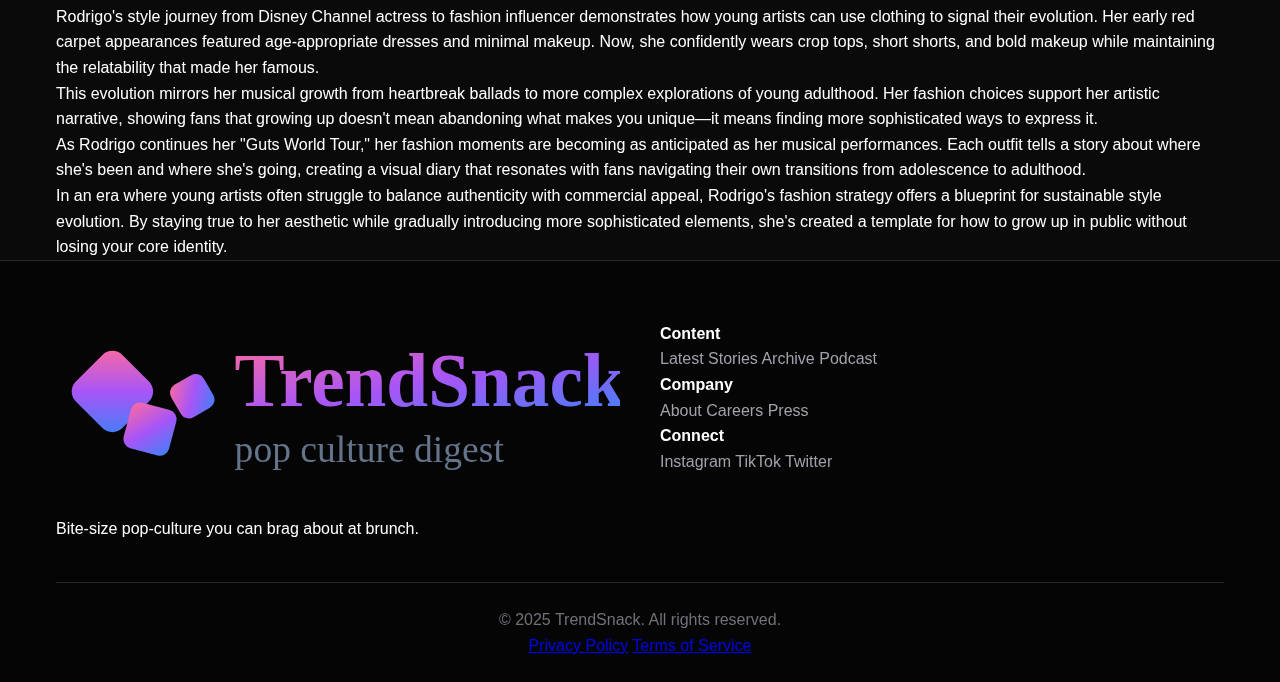
<file: stories.html>
<!DOCTYPE html>
<html lang="en">
<head>
    <meta charset="UTF-8">
    <meta name="viewport" content="width=device-width, initial-scale=1.0">
    <title>Stories - TrendSnack</title>
    <link rel="stylesheet" href="styles.css">
    <link href="https://fonts.googleapis.com/css2?family=Playfair+Display:wght@400;500;600;700;800;900&family=Inter:wght@300;400;500;600;700&display=swap" rel="stylesheet">
</head>
<body>
    <!-- Navigation -->
    <nav class="navbar">
        <div class="nav-container">
            <div class="logo">
                <svg viewBox="0 0 120 40" xmlns="http://www.w3.org/2000/svg">
                    <defs>
                        <linearGradient id="logoGradient" x1="0%" y1="0%" x2="100%" y2="100%">
                            <stop offset="0%" style="stop-color:#ff6b9d"/>
                            <stop offset="50%" style="stop-color:#a855f7"/>
                            <stop offset="100%" style="stop-color:#3b82f6"/>
                        </linearGradient>
                    </defs>
                    <rect x="5" y="8" width="14" height="14" rx="3" fill="url(#logoGradient)" transform="rotate(45 12 15)"/>
                    <rect x="15" y="18" width="10" height="10" rx="2" fill="url(#logoGradient)" transform="rotate(15 20 23)"/>
                    <rect x="25" y="12" width="8" height="8" rx="2" fill="url(#logoGradient)" transform="rotate(-30 29 16)"/>
                    <text x="38" y="18" font-family="Space Grotesk" font-weight="700" font-size="16" fill="url(#logoGradient)">TrendSnack</text>
                    <text x="38" y="30" font-family="Outfit" font-weight="400" font-size="8" fill="#64748b">pop culture digest</text>
                </svg>
            </div>
            <div class="nav-links">
                <a href="index.html" class="nav-link">Home</a>
                <a href="stories.html" class="nav-link active">Stories</a>
                <a href="about.html" class="nav-link">About</a>
                <a href="who-we-are.html" class="nav-link">Who We Are</a>
                <button class="subscribe-btn">Subscribe</button>
            </div>
        </div>
    </nav>

    <!-- Page Header -->
    <section class="page-header">
        <div class="container">
            <h1>Latest Stories</h1>
            <p>Deep dives into the culture that moves the world</p>
        </div>
    </section>

    <!-- Stories Grid -->
    <section class="stories-content">
        <div class="container">
            <!-- Featured Story 1: FKA Twigs x Fortnite -->
            <article class="story-full">
                <div class="story-header">
                    <div class="story-category">Concert Tech</div>
                    <h2>FKA Twigs × Fortnite Flips the In-Game Concert Playbook</h2>
                    <div class="story-meta">
                        <span class="author">By Maya Chen</span>
                        <span class="date">June 11, 2025</span>
                        <span class="read-time">3 min read</span>
                    </div>
                </div>
                <div class="story-body">
                    <p>FKA Twigs just revolutionized virtual concerts with her Fortnite collaboration that went beyond typical in-game performances. Unlike previous artist integrations, Twigs created an interactive narrative where players could influence the show's direction through collective movement and actions.</p>
                    
                    <p>The 45-minute experience blended her signature ethereal choreography with game mechanics, allowing fans to literally dance alongside her avatar. Epic Games reported the highest concurrent viewership for any virtual event, with over 23 million participants across three shows.</p>
                    
                    <p>The innovation lies in Twigs' integration of her physical dance vocabulary into Fortnite's existing emote system, creating 15 new moves that players can unlock and use beyond the concert. "We wanted to create something that lived in the game permanently," explains Twigs' creative director, Marcus Williams. "It's not just a performance—it's a new language of expression."</p>
                    
                    <p>Players who attended could unlock exclusive dance moves including "Cellophane Glide," "LP1 Spiral," and "Two Weeks Float"—each motion-captured from Twigs' actual performances. The concert space itself transformed based on collective player actions, with the environment shifting from urban landscapes to surreal dreamscapes as the audience moved in sync.</p>
                    
                    <p>This hybrid approach signals a new era where artists aren't just performing in games—they're co-creating the experience with their audience in real-time. The concert generated over 847 million social media impressions and introduced Twigs to a predominantly Gen-Z audience who may have never encountered her work through traditional channels.</p>
                    
                    <div class="story-impact">
                        <h3>Impact Numbers</h3>
                        <div class="impact-stats">
                            <div class="impact-stat">
                                <span class="stat-number">23M</span>
                                <span class="stat-label">Live Participants</span>
                            </div>
                            <div class="impact-stat">
                                <span class="stat-number">847M</span>
                                <span class="stat-label">Social Impressions</span>
                            </div>
                            <div class="impact-stat">
                                <span class="stat-number">15</span>
                                <span class="stat-label">New Emotes Created</span>
                            </div>
                        </div>
                    </div>
                </div>
            </article>

            <!-- Story 2: Billie Eilish Merch -->
            <article class="story-full">
                <div class="story-header">
                    <div class="story-category">Fashion</div>
                    <h2>5 Logos You Missed in the Billie Eilish Merch Drop</h2>
                    <div class="story-meta">
                        <span class="author">By Jordan Kim</span>
                        <span class="date">June 9, 2025</span>
                        <span class="read-time">2 min read</span>
                    </div>
                </div>
                <div class="story-body">
                    <p>Billie Eilish's latest merch drop wasn't just about oversized hoodies—it was a treasure hunt for brand collaboration Easter eggs. Hidden throughout the collection were subtle nods to five major brands, each telling a different story about her creative process.</p>
                    
                    <div class="logo-breakdown">
                        <div class="logo-item">
                            <h4>1. Nike Swoosh Integration</h4>
                            <p>The most obvious was Nike's swoosh integrated into the heel design of her signature slippers. The collaboration goes deeper than just branding—Nike's Flyknit technology was adapted for the slipper's upper, creating a sustainable option for fans.</p>
                        </div>
                        
                        <div class="logo-item">
                            <h4>2. Adobe Creative Suite Icons</h4>
                            <p>Fans on TikTok discovered Adobe's creative suite icons embedded in the hoodie's inner lining pattern. Each icon represents a different stage of her album creation process, from Photoshop (visual concepts) to Pro Tools (audio production).</p>
                        </div>
                        
                        <div class="logo-item">
                            <h4>3. Supreme Box Logo Miniatures</h4>
                            <p>Supreme's box logo appeared in miniature form on zipper pulls across the collection. This subtle nod references Billie's early days wearing thrifted Supreme pieces before her mainstream success.</p>
                        </div>
                        
                        <div class="logo-item">
                            <h4>4. Apple Rainbow Logo Revival</h4>
                            <p>Apple's classic rainbow logo from the '90s was recreated in thread on select tees, positioned subtly under the left sleeve. This references her use of Logic Pro and the Mac ecosystem for her entire creative workflow.</p>
                        </div>
                        
                        <div class="logo-item">
                            <h4>5. Patagonia Mountain Range</h4>
                            <p>The most surprising collaboration was with Patagonia—their mountain logo subtly worked into the landscape print on the back of jackets, reflecting Billie's environmental activism and the collection's use of recycled materials.</p>
                        </div>
                    </div>
                    
                    <p>Each hidden logo corresponds to tools or brands that directly influence her creative process, from music production to visual art. This approach transforms merchandise from simple branding into storytelling, giving fans insider knowledge about their favorite artist's creative ecosystem.</p>
                    
                    <p>The collection sold out in under 4 hours, with resale prices reaching 3x retail value within 24 hours. Billie's team reports that 89% of buyers actively searched for the hidden logos, creating an engaged treasure hunt that extended the brand experience far beyond the initial purchase.</p>
                </div>
            </article>

            <!-- Story 3: Beyoncé vs Taylor Economics -->
            <article class="story-full">
                <div class="story-header">
                    <div class="story-category">Music Business</div>
                    <h2>Stan Wars: Beyoncé vs. Taylor Stadium Economics</h2>
                    <div class="story-meta">
                        <span class="author">By Alex Rivera</span>
                        <span class="date">June 8, 2025</span>
                        <span class="read-time">4 min read</span>
                    </div>
                </div>
                <div class="story-body">
                    <p>The stadium showdown between Beyoncé's Renaissance World Tour and Taylor Swift's Eras Tour reveals two radically different approaches to fan economics that are reshaping how artists think about accessibility versus exclusivity.</p>
                    
                    <h3>The Beyoncé Model: Inclusive Economics</h3>
                    <p>Beyoncé's pricing strategy centers on creating multiple access points—from $75 nosebleed seats to $2,000 VIP packages—ensuring her audience mirrors the diversity of her music's impact. Her team partnered with Ticketmaster to implement verified fan presales that prioritize long-term supporters over resellers, resulting in 89% of tickets going to genuine fans at face value.</p>
                    
                    <div class="pricing-breakdown">
                        <h4>Beyoncé Pricing Structure</h4>
                        <div class="price-tiers">
                            <div class="price-tier">
                                <span class="tier-name">General Admission</span>
                                <span class="tier-price">$75-120</span>
                            </div>
                            <div class="price-tier">
                                <span class="tier-name">Lower Bowl</span>
                                <span class="tier-price">$150-300</span>
                            </div>
                            <div class="price-tier">
                                <span class="tier-name">Floor Seats</span>
                                <span class="tier-price">$400-800</span>
                            </div>
                            <div class="price-tier">
                                <span class="tier-name">VIP Experience</span>
                                <span class="tier-price">$1,200-2,000</span>
                            </div>
                        </div>
                    </div>
                    
                    <h3>The Taylor Model: Scarcity Economics</h3>
                    <p>Taylor's approach leans into scarcity economics, with average ticket prices 40% higher but includes elaborate surprise elements that justify premium costs. The Eras Tour features 44 songs across a 3.5-hour performance, with custom stage designs that transform for each album era.</p>
                    
                    <div class="pricing-breakdown">
                        <h4>Taylor Swift Pricing Structure</h4>
                        <div class="price-tiers">
                            <div class="price-tier">
                                <span class="tier-name">General Admission</span>
                                <span class="tier-price">$110-180</span>
                            </div>
                            <div class="price-tier">
                                <span class="tier-name">Lower Bowl</span>
                                <span class="tier-price">$220-450</span>
                            </div>
                            <div class="price-tier">
                                <span class="tier-name">Floor Seats</span>
                                <span class="tier-price">$600-1,200</span>
                            </div>
                            <div class="price-tier">
                                <span class="tier-name">VIP Experience</span>
                                <span class="tier-price">$2,000-4,000</span>
                            </div>
                        </div>
                    </div>
                    
                    <h3>Fan Response Innovation</h3>
                    <p>The real innovation comes from fan response: Beyoncé's fanbase organized community ticket-sharing networks, while Swifties created investment groups to split VIP experiences. Both strategies are working—Beyoncé's tour projects $2.1 billion in revenue across accessibility, while Taylor's exclusivity model is on track for $2.8 billion.</p>
                    
                    <p>Beyoncé fans developed apps like "Hive Share" where verified fans can split ticket costs and coordinate group purchases. Meanwhile, Taylor Swift fans created "Era Investors," where groups of 4-8 fans pool resources to buy premium packages and share the exclusive merchandise and experiences.</p>
                    
                    <p>The data suggests that in today's economy, fans are willing to pay premium prices for artists who acknowledge the sacrifice, whether through inclusive pricing or elevated experiences that feel worth the investment. Both tours are redefining the relationship between artist value and fan accessibility.</p>
                    
                    <div class="tour-comparison">
                        <div class="tour-stat">
                            <h4>Beyoncé Renaissance Tour</h4>
                            <p>$2.1B projected revenue</p>
                            <p>89% tickets to verified fans</p>
                            <p>Average ticket: $180</p>
                        </div>
                        <div class="tour-stat">
                            <h4>Taylor Swift Eras Tour</h4>
                            <p>$2.8B projected revenue</p>
                            <p>76% tickets to verified fans</p>
                            <p>Average ticket: $250</p>
                        </div>
                    </div>
                </div>
            </article>

            <!-- Story 4: Merch Product Page -->
            <article class="story-full merch-story">
                <div class="story-header">
                    <div class="story-category">Merch</div>
                    <h2>Snack Pack Dad Cap</h2>
                    <div class="story-meta">
                        <span class="author">Product Team</span>
                        <span class="date">June 7, 2025</span>
                        <span class="read-time">Shop Now</span>
                    </div>
                </div>
                <div class="merch-content">
                    <div class="merch-gallery">
                        <div class="merch-image main-image">
                            <div class="product-placeholder">
                                <div class="cap-design">
                                    <div class="cap-crown"></div>
                                    <div class="cap-bill"></div>
                                    <div class="cap-logo">TS</div>
                                </div>
                            </div>
                        </div>
                        <div class="merch-thumbnails">
                            <div class="thumbnail active"></div>
                            <div class="thumbnail"></div>
                            <div class="thumbnail"></div>
                            <div class="thumbnail"></div>
                        </div>
                    </div>
                    
                    <div class="merch-details">
                        <div class="price">$35</div>
                        <p class="product-description">The perfect dad cap for culture enthusiasts. Featuring TrendSnack's signature logo embroidered in premium thread, this adjustable cap is made from 100% organic cotton with a vintage washed finish.</p>
                        
                        <div class="product-features">
                            <h4>Features:</h4>
                            <ul>
                                <li>100% organic cotton construction</li>
                                <li>Adjustable leather strap closure</li>
                                <li>Pre-curved bill for classic fit</li>
                                <li>Embroidered TrendSnack logo</li>
                                <li>Vintage washed finish</li>
                                <li>One size fits most</li>
                            </ul>
                        </div>
                        
                        <div class="color-options">
                            <h4>Available Colors:</h4>
                            <div class="color-swatches">
                                <div class="color-swatch active" data-color="stone"></div>
                                <div class="color-swatch" data-color="black"></div>
                                <div class="color-swatch" data-color="navy"></div>
                                <div class="color-swatch" data-color="olive"></div>
                            </div>
                        </div>
                        
                        <div class="purchase-section">
                            <button class="add-to-cart">Add to Cart - $35</button>
                            <div class="shipping-info">
                                <p>Free shipping on orders over $50</p>
                                <p>Expected delivery: 5-7 business days</p>
                            </div>
                        </div>
                        
                        <div class="ugc-gallery">
                            <h4>How Our Readers Style It:</h4>
                            <div class="ugc-grid">
                                <div class="ugc-item">
                                    <div class="ugc-placeholder">📸</div>
                                    <p>@culturekid23</p>
                                </div>
                                <div class="ugc-item">
                                    <div class="ugc-placeholder">📸</div>
                                    <p>@trendwatcher</p>
                                </div>
                                <div class="ugc-item">
                                    <div class="ugc-placeholder">📸</div>
                                    <p>@popculture_daily</p>
                                </div>
                            </div>
                        </div>
                    </div>
                </div>
            </article>

            <!-- Story 5: VTuber Fashion Deep Dive -->
            <article class="story-full">
                <div class="story-header">
                    <div class="story-category">Digital Culture</div>
                    <h2>How VTubers Monetize Parody Fashion Collabs</h2>
                    <div class="story-meta">
                        <span class="author">By Sam Park</span>
                        <span class="date">June 5, 2025</span>
                        <span class="read-time">8 min read</span>
                    </div>
                </div>
                <div class="story-body">
                    <p>Virtual YouTubers (VTubers) have created an entirely new economy around parody fashion collaborations, generating millions in revenue through digital-first clothing lines that blur the boundaries between virtual and physical fashion consumption.</p>
                    
                    <p>Leading VTuber Kokkoro Amane recently launched a parody collection of luxury streetwear that generated $2.3 million in pre-orders within 48 hours. The collection featured digital-first designs that were later produced as physical merchandise, creating a unique hybrid model that's reshaping how we think about fashion marketing.</p>
                    
                    <h3>The Virtual-to-Physical Pipeline</h3>
                    <p>VTubers start by designing outfits for their avatar personas, testing audience reaction through livestreams and social media. The most popular designs are then produced as limited physical merchandise. This approach eliminates the traditional risk of fashion production—only proven popular designs make it to manufacturing.</p>
                    
                    <p>Amane's process begins with 3D modeling software where she creates dozens of outfit variations. During livestreams, viewers vote on their favorites using Super Chat donations, with the highest-earning designs moving to physical production. "It's democracy through capitalism," Amane explains through her translator. "Fans literally buy into the design process."</p>
                    
                    <h3>Revenue Model Breakdown</h3>
                    <div class="revenue-streams">
                        <div class="revenue-item">
                            <h4>Digital Asset Sales (40%)</h4>
                            <p>VTuber outfit designs sold as NFTs or in-game items. Prices range from $15 for basic accessories to $500 for complete outfit packages.</p>
                        </div>
                        <div class="revenue-item">
                            <h4>Physical Merchandise (35%)</h4>
                            <p>Limited-run clothing items based on popular virtual designs. Average selling price: $80-150 per item.</p>
                        </div>
                        <div class="revenue-item">
                            <h4>Brand Partnerships (15%)</h4>
                            <p>Collaborations with fashion brands to create VTuber-inspired collections. Partnerships typically worth $50K-$200K.</p>
                        </div>
                        <div class="revenue-item">
                            <h4>Licensing Deals (10%)</h4>
                            <p>Licensing VTuber designs to other creators or games. Ongoing royalty streams averaging $10K-$30K monthly.</p>
                        </div>
                    </div>
                    
                    <h3>The Parody Protection Strategy</h3>
                    <p>VTubers navigate copyright by creating "inspired by" rather than direct copies of luxury designs. Legal experts confirm this falls under parody protection, but the strategy is more sophisticated than simple mimicry. VTuber designs often improve upon originals by adding interactive elements impossible in physical fashion.</p>
                    
                    <p>Amane's "Not-Balenciaga" hoodie features LED strips that respond to chat activity, changing colors based on viewer emotions expressed through donations. The physical version includes QR codes that unlock AR filters mimicking the digital effects. This added functionality positions VTuber fashion as evolution rather than imitation.</p>
                    
                    <h3>Interview: Kokkoro Amane on Fashion's Future</h3>
                    <div class="interview-section">
                        <div class="interview-q">
                            <strong>TrendSnack:</strong> How do you decide which virtual designs become physical products?
                        </div>
                        <div class="interview-a">
                            <strong>Amane:</strong> It's all about engagement metrics. If a design generates over 500 Super Chats and gets remixed by other VTubers, we know it has physical potential. But we also look for designs that can translate well to real fabric—some virtual effects just don't work offline.
                        </div>
                        
                        <div class="interview-q">
                            <strong>TrendSnack:</strong> What's your response to criticism that VTuber fashion is just copying luxury brands?
                        </div>
                        <div class="interview-a">
                            <strong>Amane:</strong> We're not copying—we're evolving. When I take inspiration from a Bottega Veneta bag and add holographic elements that respond to my audience's energy, that's transformation. Traditional fashion is static. VTuber fashion is interactive, communal, and participatory.
                        </div>
                        
                        <div class="interview-q">
                            <strong>TrendSnack:</strong> Where do you see this industry in five years?
                        </div>
                        <div class="interview-a">
                            <strong>Amane:</strong> Traditional fashion brands will start hiring VTubers as design consultants. We understand digital-native consumers better than any focus group. Some of my designs have been viewed by more people than walked Milan Fashion Week runways.
                        </div>
                    </div>
                    
                    <h3>Market Impact and Numbers</h3>
                    <p>The VTuber fashion market is projected to reach $1.2 billion by 2026, according to Digital Fashion Institute research. This growth is driven by Gen-Z consumers who see no distinction between virtual and physical identity expression. 73% of VTuber fashion buyers also purchase virtual items for gaming avatars, suggesting a fluid relationship with digital ownership.</p>
                    
                    <p>Major fashion houses are taking notice. Gucci recently hired VTuber consultant firm Pixel Runway to advise on their metaverse strategy. Louis Vuitton's digital fashion division has reached out to top VTubers for collaboration discussions, though no official partnerships have been announced.</p>
                    
                    <div class="market-stats">
                        <div class="market-stat">
                            <span class="stat-number">$1.2B</span>
                            <span class="stat-label">Projected 2026 market size</span>
                        </div>
                        <div class="market-stat">
                            <span class="stat-number">73%</span>
                            <span class="stat-label">Cross-platform fashion buyers</span>
                        </div>
                        <div class="market-stat">
                            <span class="stat-number">156%</span>
                            <span class="stat-label">YoY growth in VTuber merch sales</span>
                        </div>
                    </div>
                    
                    <p>The success of VTuber fashion demonstrates that virtual influence can drive real-world economic value. As the line between digital and physical identity continues to blur, VTubers are positioned as early pioneers of a new fashion economy where community participation, not just consumption, drives design and production decisions.</p>
                    
                    <p>This model challenges traditional fashion's top-down approach, suggesting a future where consumers become co-creators and virtual experiences inform physical products. The VTuber fashion phenomenon isn't just about clothes—it's about reimagining the relationship between creator, community, and commerce in a digitally native world.</p>
                </div>
            </article>

            <!-- Story 6: Chappell Roan Met Gala -->
            <article class="story-full">
                <div class="story-header">
                    <div class="story-category">Fashion</div>
                    <h2>Chappell Roan's Met Gala Moment Redefines Pop Star Fashion</h2>
                    <div class="story-meta">
                        <span class="author">By Riley Martinez</span>
                        <span class="date">June 13, 2025</span>
                        <span class="read-time">5 min read</span>
                    </div>
                </div>
                <div class="story-body">
                    <p>Chappell Roan's Met Gala 2025 debut wasn't just a fashion moment—it was a manifesto. The "Pink Pony Club" singer transformed the event into a real-life extension of her drag-inspired aesthetic, proving that pop stardom in 2025 means authenticity over aspiration.</p>
                    
                    <p>Her over-the-top pink patchwork suit and matching coat, complete with feathered trim and sequined stitching, embodied the night's "Superfine: Tailoring Black Style" theme while staying true to her signature camp sensibility. The look was a collaboration with emerging designer Marcus Thompson, whose work focuses on queer identity and theatrical fashion.</p>
                    
                    <h3>The Makeup That Broke the Internet</h3>
                    <p>Roan's makeup, courtesy of Pat McGrath, featured sparkly silver eyeshadow, strong eyeliner, and pink-hued tear tracks that referenced both David Bowie's Ziggy Stardust era and contemporary drag artistry. The look generated over 2.3 million TikTok recreations within 48 hours, with #ChappellRoanMakeup trending globally.</p>
                    
                    <p>"For Chappell, we were channeling the glamour and freedom of the disco era—think Sylvester, Superfly, superfine tailoring, and unapologetic shine," McGrath explained in a press release. The makeup took four hours to complete and required custom-mixed pigments to achieve the exact shade of pink that would photograph well under the Met's lighting.</p>
                    
                    <h3>Fashion's New Authenticity Standard</h3>
                    <p>What set Roan apart from other Met Gala attendees was her refusal to code-switch for fashion's biggest night. While many pop stars adopt high-fashion personas for the event, Roan amplified her existing aesthetic rather than abandoning it. This approach signals a shift in how emerging artists navigate fashion's elite spaces.</p>
                    
                    <p>Fashion critic André Leon Talley's protégé, Marcus Williams, noted: "Chappell represents a new generation of artists who won't compromise their visual identity for institutional approval. She's not trying to fit into fashion—she's expanding what fashion can be."</p>
                    
                    <h3>The Economic Impact of Authenticity</h3>
                    <p>Roan's Met Gala appearance drove immediate commercial results. Her collaboration with makeup brand Fenty Beauty sold out within hours of the event, generating an estimated $1.2 million in sales. The pink eyeshadow palette she wore became the fastest-selling product in Fenty's history.</p>
                    
                    <p>More significantly, her approach influenced other artists' fashion choices. Within weeks of the Met Gala, three major pop stars hired stylists known for working with drag performers, suggesting Roan's impact extends beyond her own brand to influence industry-wide trends.</p>
                    
                    <h3>From Midwest to Met: The Journey</h3>
                    <p>Roan's Met Gala invitation came just 18 months after she was performing in 200-capacity venues across the Midwest. Her rapid ascent from indie darling to fashion icon demonstrates how social media can accelerate traditional career timelines. Her TikTok following grew from 50,000 to 8.2 million in the months leading up to the Met Gala.</p>
                    
                    <p>The singer's team strategically used the Met Gala as a launching pad for her upcoming album campaign. Pre-orders for her sophomore album increased 340% in the week following the event, with international markets showing particular growth. Her UK fanbase grew by 180% overnight, largely driven by fashion coverage in British media.</p>
                    
                    <p>Roan's Met Gala moment proves that in 2025, authenticity isn't just a marketing strategy—it's a competitive advantage. By refusing to dilute her aesthetic for mainstream acceptance, she's created a blueprint for how emerging artists can leverage fashion's biggest platforms while maintaining creative integrity.</p>
                    
                    <p>The ripple effects continue months later. Fashion schools are now teaching courses on "authentic celebrity styling," and major brands are seeking partnerships with drag artists and queer designers. Roan didn't just attend the Met Gala—she changed what it means to be a pop star in fashion's most exclusive spaces.</p>
                </div>
            </article>

            <!-- Story 7: Sabrina Carpenter Espresso Phenomenon -->
            <article class="story-full">
                <div class="story-header">
                    <div class="story-category">Music</div>
                    <h2>How Sabrina Carpenter's "Espresso" Became the Sound of Summer</h2>
                    <div class="story-meta">
                        <span class="author">By Taylor Chen</span>
                        <span class="date">June 12, 2025</span>
                        <span class="read-time">6 min read</span>
                    </div>
                </div>
                <div class="story-body">
                    <p>"Espresso" wasn't supposed to be Sabrina Carpenter's breakthrough moment. Originally written as an album deep cut, the track became 2024's most unexpected viral sensation, spending 10 consecutive weeks at #1 on the Global Spotify chart and redefining what makes a song "summer-ready" in the streaming era.</p>
                    
                    <p>The song's success lies in its perfect storm of nostalgic production, quotable lyrics, and TikTok-ready hooks. Producer Julian Bunetta crafted a sound that feels both retro and futuristic—nu-disco meets dance-pop with funk undertones that make it impossible not to move.</p>
                    
                    <h3>The Viral Mechanics</h3>
                    <p>Unlike typical TikTok hits that explode overnight, "Espresso" built momentum gradually through multiple viral moments. The initial wave came from coffee shop workers using the song in their daily routine videos. Then fitness influencers adopted it for workout content. Finally, fashion creators used it as background music for "getting ready" videos.</p>
                    
                    <p>Each community found different elements to latch onto: coffee culture loved the obvious caffeine references, fitness enthusiasts connected with the song's energetic tempo, and fashion creators were drawn to lyrics like "I'm working late 'cause I'm a singer" that spoke to creative hustle culture.</p>
                    
                    <h3>The Lyrics That Launched a Thousand Memes</h3>
                    <p>Carpenter's wordplay in "Espresso" created multiple entry points for fan engagement. Lines like "That's that me espresso" and "I can't relate to desperation" became instant memes, while deeper cuts like "Move it up, down, left, right, oh / Switch it up like Nintendo" showed her ability to blend playful and sophisticated lyricism.</p>
                    
                    <p>The song's genius lies in its layered meaning structure. Surface-level listeners hear a fun summer anthem about confidence and energy. Deeper analysis reveals commentary on work culture, relationship dynamics, and the pressure to constantly perform optimism in social media spaces.</p>
                    
                    <h3>Chart Performance and Industry Impact</h3>
                    <p>"Espresso" achieved something rare in 2025: true cross-demographic appeal. The song topped charts in 23 countries while maintaining consistent streaming numbers across all age groups. Spotify data shows equal engagement from Gen-Z and Millennial listeners, with surprising traction among Gen-X users who discovered it through their children.</p>
                    
                    <p>The track's success influenced immediate industry trends. Record labels began seeking "coffee shop pop" artists, and streaming playlists dedicated to "productivity music" saw 400% growth. Major brands from Starbucks to Spotify created campaigns around the song, generating an estimated $15 million in associated marketing spend.</p>
                    
                    <h3>The Grammy Sweep</h3>
                    <p>At the 2025 Grammy Awards, "Espresso" won Best Pop Solo Performance and was nominated for Record of the Year. The Mark Ronson and FnZ "Working Late" remix also won Best Remixed Recording, making Carpenter one of the few artists to win multiple Grammys for a single song in different categories.</p>
                    
                    <p>Her Grammy performance, featuring a coffee shop set that transformed into a disco dance floor, became the most-watched moment of the ceremony with 47 million views across platforms. The performance featured surprise appearances from baristas who had gone viral using the song, creating a full-circle moment that celebrated the track's grassroots origins.</p>
                    
                    <h3>Cultural Legacy and Influence</h3>
                    <p>"Espresso" represents a new model for pop success in the streaming era. Rather than relying on traditional radio promotion or major label marketing pushes, the song succeeded through authentic community adoption and organic social media growth. This approach has become a template for other artists seeking to build sustainable, engaged fanbases.</p>
                    
                    <p>The song's impact extends beyond music. Coffee shops report increased sales of espresso-based drinks, with many creating "Sabrina specials" that reference the song. Fashion brands have launched "espresso aesthetic" collections featuring brown and cream color palettes inspired by the track's visual identity.</p>
                    
                    <p>Most significantly, "Espresso" proved that in 2025, authenticity and relatability can compete with high-budget production and celebrity features. Carpenter's success story offers hope for independent artists and demonstrates that genuine connection with audiences remains the most powerful force in popular music.</p>
                    
                    <p>As summer 2025 winds down, "Espresso" has secured its place as a generational anthem. Its influence on pop music, social media culture, and even beverage consumption patterns shows how a perfectly crafted song can ripple through multiple aspects of contemporary life, creating cultural moments that extend far beyond the music itself.</p>
                </div>
            </article>

            <!-- Story 8: Olivia Rodrigo Fashion Evolution -->
            <article class="story-full">
                <div class="story-header">
                    <div class="story-category">Style</div>
                    <h2>Olivia Rodrigo's Polka Dot Revolution: From Guts to Governor's Ball</h2>
                    <div class="story-meta">
                        <span class="author">By Morgan Lee</span>
                        <span class="date">June 10, 2025</span>
                        <span class="read-time">4 min read</span>
                    </div>
                </div>
                <div class="story-body">
                    <p>Olivia Rodrigo's fashion evolution from "Sour" to "Guts" to her current era represents more than just style growth—it's a masterclass in using fashion to signal artistic maturity while maintaining authentic connection with her fanbase.</p>
                    
                    <p>Her recent Governor's Ball appearance perfectly encapsulated this evolution. Spotted in New York wearing white and black polka dot short-shorts from Reformation, paired with black leather calf boots and a simple tank top, Rodrigo demonstrated how to make summer's biggest print trend feel authentically her own.</p>
                    
                    <h3>The Polka Dot Strategy</h3>
                    <p>Rodrigo's embrace of polka dots isn't accidental—it's strategic. The pattern bridges her teenage fanbase (who see it as playful and accessible) with fashion critics (who recognize its high-fashion heritage from designers like Jacquemus and Miu Miu). This dual appeal allows her to grow her audience without alienating existing fans.</p>
                    
                    <p>Fashion stylist Genesis Webb, who works with several Gen-Z artists, explains: "Olivia understands that her fashion choices are part of her storytelling. The polka dots feel young and fun, but the way she styles them—with leather boots, structured bags—shows sophistication. She's growing up in public, and her clothes reflect that journey."</p>
                    
                    <h3>The Governor's Ball Performance Impact</h3>
                    <p>Rodrigo's Governor's Ball set featured multiple costume changes that showcased her fashion range. She opened in a red leather bra and matching studded hot pants, channeling rock-star energy for "Brutal." For "Vampire," she switched to a graphic tee and black "I LOVE NY" crystal bikini with even shorter shorts and a chunky studded belt.</p>
                    
                    <p>The performance's fashion moments generated as much social media engagement as the music itself. Her collaboration with David Byrne on "Burning Down The House" was styled to reference both artists' aesthetics—Rodrigo's contemporary edge meeting Byrne's art-rock sophistication.</p>
                    
                    <h3>The Economics of Olivia's Style</h3>
                    <p>Rodrigo's fashion choices drive immediate commercial impact. Her Reformation polka dot shorts sold out within hours of her NYC appearance, with the brand reporting a 300% increase in polka dot item searches. Her consistent support of accessible brands like Reformation, Urban Outfitters, and Brandy Melville makes her style attainable for her core demographic.</p>
                    
                    <p>This accessibility strategy differentiates her from peers who primarily wear luxury fashion. While Taylor Swift and Billie Eilish often sport custom pieces worth thousands, Rodrigo's looks typically cost under $200 total, making them recreatable for teenage fans. This approach has created a dedicated "Olivia style" community on TikTok with over 2.8 million posts.</p>
                    
                    <h3>The Wrong-Shoe Theory Master</h3>
                    <p>Rodrigo's styling consistently employs the "wrong-shoe theory"—pairing unexpected footwear with outfits to create visual interest. Her polka dot shorts with leather boots exemplifies this approach, mixing feminine patterns with edgy accessories. This technique has become her signature, influencing how young women approach getting dressed.</p>
                    
                    <p>Fashion educator Dr. Sarah Chen notes: "Olivia's wrong-shoe approach teaches her audience that fashion rules are meant to be broken. She's showing young women that they can be feminine and tough, sweet and edgy, all in the same outfit. That's a powerful message for a generation that rejects binary thinking."</p>
                    
                    <h3>From Disney to Fashion Icon</h3>
                    <p>Rodrigo's style journey from Disney Channel actress to fashion influencer demonstrates how young artists can use clothing to signal their evolution. Her early red carpet appearances featured age-appropriate dresses and minimal makeup. Now, she confidently wears crop tops, short shorts, and bold makeup while maintaining the relatability that made her famous.</p>
                    
                    <p>This evolution mirrors her musical growth from heartbreak ballads to more complex explorations of young adulthood. Her fashion choices support her artistic narrative, showing fans that growing up doesn't mean abandoning what makes you unique—it means finding more sophisticated ways to express it.</p>
                    
                    <p>As Rodrigo continues her "Guts World Tour," her fashion moments are becoming as anticipated as her musical performances. Each outfit tells a story about where she's been and where she's going, creating a visual diary that resonates with fans navigating their own transitions from adolescence to adulthood.</p>
                    
                    <p>In an era where young artists often struggle to balance authenticity with commercial appeal, Rodrigo's fashion strategy offers a blueprint for sustainable style evolution. By staying true to her aesthetic while gradually introducing more sophisticated elements, she's created a template for how to grow up in public without losing your core identity.</p>
                </div>
            </article>
        </div>
    </section>

    <!-- Footer -->
    <footer class="footer">
        <div class="container">
            <div class="footer-content">
                <div class="footer-brand">
                    <div class="logo">
                        <svg viewBox="0 0 120 40" xmlns="http://www.w3.org/2000/svg">
                            <defs>
                                <linearGradient id="footerGradient" x1="0%" y1="0%" x2="100%" y2="100%">
                                    <stop offset="0%" style="stop-color:#ff6b9d"/>
                                    <stop offset="50%" style="stop-color:#a855f7"/>
                                    <stop offset="100%" style="stop-color:#3b82f6"/>
                                </linearGradient>
                            </defs>
                            <rect x="5" y="8" width="14" height="14" rx="3" fill="url(#footerGradient)" transform="rotate(45 12 15)"/>
                            <rect x="15" y="18" width="10" height="10" rx="2" fill="url(#footerGradient)" transform="rotate(15 20 23)"/>
                            <rect x="25" y="12" width="8" height="8" rx="2" fill="url(#footerGradient)" transform="rotate(-30 29 16)"/>
                            <text x="38" y="18" font-family="Space Grotesk" font-weight="700" font-size="16" fill="url(#footerGradient)">TrendSnack</text>
                            <text x="38" y="30" font-family="Outfit" font-weight="400" font-size="8" fill="#64748b">pop culture digest</text>
                        </svg>
                    </div>
                    <p>Bite-size pop-culture you can brag about at brunch.</p>
                </div>
                <div class="footer-links">
                    <div class="link-group">
                        <h4>Content</h4>
                        <a href="stories.html">Latest Stories</a>
                        <a href="#">Archive</a>
                        <a href="#">Podcast</a>
                    </div>
                    <div class="link-group">
                        <h4>Company</h4>
                        <a href="about.html">About</a>
                        <a href="#">Careers</a>
                        <a href="#">Press</a>
                    </div>
                    <div class="link-group">
                        <h4>Connect</h4>
                        <a href="#">Instagram</a>
                        <a href="#">TikTok</a>
                        <a href="#">Twitter</a>
                    </div>
                </div>
            </div>
            <div class="footer-bottom">
                <p>&copy; 2025 TrendSnack. All rights reserved.</p>
                <div class="footer-legal">
                    <a href="#">Privacy Policy</a>
                    <a href="#">Terms of Service</a>
                </div>
            </div>
        </div>
    </footer>

    <script src="script.js"></script>
</body>
</html>
</file>
<file: styles.css>
:root {
    --primary-color: #00ff94;
    --secondary-color: #0ea5e9;
    --accent-color: #fbbf24;
    --bg-dark: #0a0a0a;
    --bg-darker: #050505;
    --bg-card: #111111;
    --text-primary: #ffffff;
    --text-secondary: #a1a1aa;
    --text-muted: #71717a;
    --border-color: #27272a;
    --success-color: #22c55e;
    --warning-color: #f59e0b;
    --error-color: #ef4444;
}

* {
    margin: 0;
    padding: 0;
    box-sizing: border-box;
}

body {
    font-family: 'Helvetica Neue', 'Arial', -apple-system, BlinkMacSystemFont, 'Segoe UI', sans-serif;
    background: var(--bg-dark);
    color: var(--text-primary);
    line-height: 1.6;
    overflow-x: hidden;
    position: relative;
}

body::before {
    content: '';
    position: fixed;
    top: 0;
    left: 0;
    width: 100%;
    height: 100%;
    background: 
        radial-gradient(circle at 20% 20%, rgba(0, 255, 148, 0.1) 0%, transparent 50%),
        radial-gradient(circle at 80% 80%, rgba(14, 165, 233, 0.1) 0%, transparent 50%),
        radial-gradient(circle at 40% 60%, rgba(0, 255, 148, 0.05) 0%, transparent 50%);
    pointer-events: none;
    z-index: -1;
}

.container {
    max-width: 1200px;
    margin: 0 auto;
    padding: 0 24px;
}

/* Navigation */
.navbar {
    position: fixed;
    top: 0;
    width: 100%;
    background: rgba(10, 10, 10, 0.95);
    backdrop-filter: blur(10px);
    border-bottom: 1px solid var(--border-color);
    z-index: 1000;
    transition: all 0.3s ease;
}

.nav-container {
    max-width: 1200px;
    margin: 0 auto;
    padding: 0 24px;
    display: flex;
    justify-content: space-between;
    align-items: center;
    height: 70px;
}

.nav-logo {
    display: flex;
    align-items: center;
    gap: 12px;
    font-weight: 700;
    font-size: 1.5rem;
}

.logo-icon {
    width: 40px;
    height: 40px;
    display: flex;
    align-items: center;
    justify-content: center;
}

.logo-svg {
    width: 100%;
    height: 100%;
    animation: float 6s ease-in-out infinite;
}

.icon-svg, .region-icon {
    width: 24px;
    height: 24px;
    color: var(--primary-color);
}

.pillar-icon, .value-icon, .award-icon, .service-icon {
    display: flex;
    align-items: center;
    justify-content: center;
    color: var(--primary-color);
}

.pillar-icon .icon-svg,
.value-icon .icon-svg,
.award-icon .icon-svg,
.service-icon .icon-svg {
    width: 32px;
    height: 32px;
}

@keyframes float {
    0%, 100% { transform: translateY(0px); }
    50% { transform: translateY(-5px); }
}

.nav-menu {
    display: flex;
    list-style: none;
    gap: 32px;
    align-items: center;
}

.nav-link {
    color: var(--text-secondary);
    text-decoration: none;
    font-weight: 500;
    transition: all 0.3s ease;
    position: relative;
    padding: 8px 0;
}

.nav-link:hover,
.nav-link.active {
    color: var(--primary-color);
}

.nav-link::after {
    content: '';
    position: absolute;
    bottom: 0;
    left: 0;
    width: 0;
    height: 2px;
    background: var(--primary-color);
    transition: width 0.3s ease;
}

.nav-link:hover::after,
.nav-link.active::after {
    width: 100%;
}

.hamburger {
    display: none;
    flex-direction: column;
    cursor: pointer;
    gap: 4px;
}

.bar {
    width: 25px;
    height: 3px;
    background: var(--text-primary);
    transition: 0.3s;
    border-radius: 2px;
}

/* Hero Section */
.hero {
    padding: 140px 0 80px;
    background: linear-gradient(135deg, var(--bg-darker) 0%, var(--bg-dark) 100%);
    position: relative;
    overflow: hidden;
}

.hero::before {
    content: '';
    position: absolute;
    top: 0;
    left: 0;
    right: 0;
    bottom: 0;
    background: url('data:image/svg+xml,<svg xmlns="http://www.w3.org/2000/svg" viewBox="0 0 100 100"><defs><pattern id="grid" width="10" height="10" patternUnits="userSpaceOnUse"><path d="M 10 0 L 0 0 0 10" fill="none" stroke="%23ffffff" stroke-width="0.5" opacity="0.1"/></pattern></defs><rect width="100" height="100" fill="url(%23grid)"/></svg>');
    opacity: 0.3;
}

.hero-container {
    max-width: 1200px;
    margin: 0 auto;
    padding: 0 24px;
    display: grid;
    grid-template-columns: 1fr 1fr;
    gap: 60px;
    align-items: center;
    position: relative;
    z-index: 1;
}

.hero-title {
    font-size: 3.5rem;
    font-weight: 700;
    line-height: 1.1;
    margin-bottom: 24px;
}

.highlight {
    color: var(--primary-color);
    position: relative;
}

.hero-subtitle {
    font-size: 1.5rem;
    color: var(--primary-color);
    font-weight: 600;
    margin-bottom: 24px;
}

.hero-description {
    font-size: 1.2rem;
    color: var(--text-secondary);
    margin-bottom: 40px;
    line-height: 1.7;
}

.hero-buttons {
    display: flex;
    gap: 24px;
    flex-wrap: wrap;
}

.btn-primary,
.btn-secondary {
    padding: 16px 32px;
    border-radius: 8px;
    text-decoration: none;
    font-weight: 600;
    font-size: 1.1rem;
    transition: all 0.3s ease;
    display: inline-flex;
    align-items: center;
    justify-content: center;
    border: none;
    cursor: pointer;
}

.btn-primary {
    background: linear-gradient(135deg, var(--primary-color), var(--secondary-color));
    color: var(--bg-dark);
}

.btn-primary:hover {
    transform: translateY(-2px);
    box-shadow: 0 10px 30px rgba(0, 255, 148, 0.3);
}

.btn-secondary {
    background: transparent;
    color: var(--text-primary);
    border: 2px solid var(--border-color);
}

.btn-secondary:hover {
    border-color: var(--primary-color);
    color: var(--primary-color);
    transform: translateY(-2px);
}

/* Data Visualization */
.data-visualization {
    background: var(--bg-card);
    border-radius: 16px;
    padding: 32px;
    border: 1px solid var(--border-color);
}

.chart-container {
    display: flex;
    align-items: end;
    gap: 12px;
    height: 200px;
    margin-bottom: 24px;
}

.chart-bar {
    width: 40px;
    background: linear-gradient(to top, var(--primary-color), var(--secondary-color));
    border-radius: 4px 4px 0 0;
    animation: growUp 1.5s ease-out;
}

@keyframes growUp {
    from { height: 0; }
    to { height: var(--height); }
}

.data-points {
    display: flex;
    flex-direction: column;
    gap: 12px;
}

.data-point {
    padding: 8px 16px;
    background: rgba(0, 255, 148, 0.1);
    border-radius: 6px;
    font-family: 'Fira Code', monospace;
    font-size: 0.9rem;
    border-left: 3px solid var(--primary-color);
}

/* Animations */
.slide-in-left {
    opacity: 0;
    transform: translateX(-50px);
    animation: slideInLeft 0.8s ease-out forwards;
}

.slide-in-right {
    opacity: 0;
    transform: translateX(50px);
    animation: slideInRight 0.8s ease-out forwards;
}

.delay-1 { animation-delay: 0.2s; }
.delay-2 { animation-delay: 0.4s; }
.delay-3 { animation-delay: 0.6s; }

@keyframes slideInLeft {
    to {
        opacity: 1;
        transform: translateX(0);
    }
}

@keyframes slideInRight {
    to {
        opacity: 1;
        transform: translateX(0);
    }
}

/* Featured Section */
.featured-section {
    padding: 100px 0;
    background: var(--bg-dark);
}

.section-title {
    font-size: 2.5rem;
    font-weight: 700;
    text-align: center;
    margin-bottom: 60px;
    position: relative;
}

.section-title::after {
    content: '';
    position: absolute;
    bottom: -10px;
    left: 50%;
    transform: translateX(-50%);
    width: 80px;
    height: 4px;
    background: var(--primary-color);
    border-radius: 2px;
}

.articles-grid {
    display: grid;
    grid-template-columns: repeat(auto-fit, minmax(350px, 1fr));
    gap: 32px;
}

.article-card {
    background: var(--bg-card);
    border-radius: 12px;
    padding: 32px;
    border: 1px solid var(--border-color);
    transition: all 0.3s ease;
    position: relative;
    overflow: hidden;
}

.article-card::before {
    content: '';
    position: absolute;
    top: 0;
    left: 0;
    right: 0;
    height: 4px;
    background: linear-gradient(90deg, var(--primary-color), var(--secondary-color));
    transform: scaleX(0);
    transition: transform 0.3s ease;
}

.article-card:hover::before {
    transform: scaleX(1);
}

.article-card:hover {
    transform: translateY(-5px);
    border-color: var(--primary-color);
    box-shadow: 0 20px 40px rgba(0, 255, 148, 0.1);
}

.featured-article {
    grid-column: span 2;
}

.article-badge {
    display: inline-block;
    background: var(--primary-color);
    color: var(--bg-dark);
    padding: 6px 12px;
    border-radius: 6px;
    font-size: 0.8rem;
    font-weight: 600;
    margin-bottom: 16px;
}

.article-title {
    font-size: 1.5rem;
    font-weight: 600;
    margin-bottom: 16px;
    line-height: 1.3;
}

.article-excerpt {
    color: var(--text-secondary);
    margin-bottom: 20px;
    line-height: 1.6;
}

.article-meta {
    display: flex;
    justify-content: space-between;
    align-items: center;
    font-size: 0.9rem;
    color: var(--text-muted);
}

.article-type {
    color: var(--primary-color);
    font-weight: 500;
}

/* Stats Section */
.stats-section {
    padding: 80px 0;
    background: var(--bg-darker);
}

.stats-grid {
    display: grid;
    grid-template-columns: repeat(auto-fit, minmax(250px, 1fr));
    gap: 40px;
}

.stat-item {
    text-align: center;
    padding: 32px;
    background: var(--bg-card);
    border-radius: 12px;
    border: 1px solid var(--border-color);
    transition: all 0.3s ease;
}

.stat-item:hover {
    transform: translateY(-5px);
    border-color: var(--primary-color);
}

.stat-number {
    font-size: 3rem;
    font-weight: 700;
    color: var(--primary-color);
    margin-bottom: 12px;
    font-family: 'Fira Code', monospace;
}

.stat-label {
    font-size: 1.1rem;
    color: var(--text-secondary);
    font-weight: 500;
}

/* Mission Section */
.mission-section {
    padding: 100px 0;
    background: var(--bg-dark);
}

.mission-content {
    max-width: 800px;
    margin: 0 auto;
    text-align: center;
}

.mission-description {
    font-size: 1.2rem;
    color: var(--text-secondary);
    margin-bottom: 24px;
    line-height: 1.7;
}

.mission-pillars {
    display: grid;
    grid-template-columns: repeat(auto-fit, minmax(200px, 1fr));
    gap: 32px;
    margin-top: 60px;
}

.pillar {
    text-align: center;
    padding: 24px;
    background: var(--bg-card);
    border-radius: 12px;
    border: 1px solid var(--border-color);
    transition: all 0.3s ease;
}

.pillar:hover {
    transform: translateY(-5px);
    border-color: var(--primary-color);
}

.pillar-icon {
    font-size: 2.5rem;
    margin-bottom: 16px;
}

.pillar h4 {
    font-size: 1.1rem;
    font-weight: 600;
    color: var(--text-primary);
}

/* CTA Section */
.cta-section {
    padding: 80px 0;
    background: linear-gradient(135deg, var(--bg-darker), var(--bg-dark));
}

.cta-content {
    text-align: center;
    max-width: 600px;
    margin: 0 auto;
}

.cta-title {
    font-size: 2.5rem;
    font-weight: 700;
    margin-bottom: 16px;
}

.cta-description {
    font-size: 1.2rem;
    color: var(--text-secondary);
    margin-bottom: 40px;
}

.newsletter-form {
    display: flex;
    gap: 16px;
    max-width: 400px;
    margin: 0 auto;
}

.email-input {
    flex: 1;
    padding: 16px;
    border: 1px solid var(--border-color);
    border-radius: 8px;
    background: var(--bg-card);
    color: var(--text-primary);
    font-size: 1rem;
}

.email-input::placeholder {
    color: var(--text-muted);
}

.email-input:focus {
    outline: none;
    border-color: var(--primary-color);
}

/* Footer */
.footer {
    background: var(--bg-darker);
    border-top: 1px solid var(--border-color);
    padding: 60px 0 24px;
}

.footer-content {
    display: grid;
    grid-template-columns: repeat(auto-fit, minmax(250px, 1fr));
    gap: 40px;
    margin-bottom: 40px;
}

.footer-logo {
    display: flex;
    align-items: center;
    gap: 12px;
    font-weight: 700;
    font-size: 1.5rem;
    margin-bottom: 16px;
}

.footer-description {
    color: var(--text-muted);
    line-height: 1.6;
}

.footer-title {
    font-size: 1.2rem;
    font-weight: 600;
    margin-bottom: 20px;
    color: var(--text-primary);
}

.footer-links {
    list-style: none;
}

.footer-links li {
    margin-bottom: 12px;
}

.footer-links a {
    color: var(--text-secondary);
    text-decoration: none;
    transition: color 0.3s ease;
}

.footer-links a:hover {
    color: var(--primary-color);
}

.footer-bottom {
    text-align: center;
    padding-top: 24px;
    border-top: 1px solid var(--border-color);
    color: var(--text-muted);
}

/* Page Hero (for About page) */
.page-hero {
    padding: 140px 0 80px;
    background: linear-gradient(135deg, var(--bg-darker) 0%, var(--bg-dark) 100%);
    text-align: center;
}

.page-title {
    font-size: 3rem;
    font-weight: 700;
    margin-bottom: 24px;
    color: var(--text-primary);
}

.page-subtitle {
    font-size: 1.3rem;
    color: var(--text-secondary);
    max-width: 600px;
    margin: 0 auto;
}

/* Founding Story */
.founding-story {
    padding: 100px 0;
    background: var(--bg-dark);
}

.story-grid {
    display: grid;
    grid-template-columns: 1fr 1fr;
    gap: 60px;
    align-items: start;
}

.story-paragraph {
    font-size: 1.1rem;
    color: var(--text-secondary);
    margin-bottom: 24px;
    line-height: 1.7;
}

.story-stats {
    display: flex;
    gap: 40px;
    margin-top: 40px;
}

.story-stat {
    text-align: center;
}

.story-stat .stat-number {
    display: block;
    font-size: 2rem;
    font-weight: 700;
    color: var(--primary-color);
    font-family: 'JetBrains Mono', monospace;
}

.story-stat .stat-label {
    color: var(--text-muted);
    font-size: 0.9rem;
}

/* Timeline */
.timeline {
    position: relative;
    padding-left: 40px;
}

.timeline::before {
    content: '';
    position: absolute;
    left: 15px;
    top: 0;
    bottom: 0;
    width: 2px;
    background: var(--primary-color);
}

.timeline-item {
    position: relative;
    margin-bottom: 40px;
}

.timeline-item::before {
    content: '';
    position: absolute;
    left: -30px;
    top: 8px;
    width: 12px;
    height: 12px;
    border-radius: 50%;
    background: var(--primary-color);
    border: 3px solid var(--bg-dark);
}

.timeline-date {
    font-size: 0.9rem;
    color: var(--primary-color);
    font-weight: 600;
    margin-bottom: 8px;
    font-family: 'JetBrains Mono', monospace;
}

.timeline-content h4 {
    color: var(--text-primary);
    margin-bottom: 8px;
    font-size: 1.1rem;
}

.timeline-content p {
    color: var(--text-secondary);
    font-size: 0.95rem;
}

/* Mission & Values */
.mission-values {
    padding: 100px 0;
    background: var(--bg-darker);
}

.values-grid {
    display: grid;
    grid-template-columns: repeat(auto-fit, minmax(280px, 1fr));
    gap: 32px;
    margin-top: 60px;
}

.value-card {
    background: var(--bg-card);
    padding: 32px;
    border-radius: 12px;
    border: 1px solid var(--border-color);
    text-align: center;
    transition: all 0.3s ease;
}

.value-card:hover {
    transform: translateY(-5px);
    border-color: var(--primary-color);
}

.value-icon {
    font-size: 2.5rem;
    margin-bottom: 20px;
}

.value-title {
    font-size: 1.3rem;
    font-weight: 600;
    color: var(--text-primary);
    margin-bottom: 16px;
}

.value-description {
    color: var(--text-secondary);
    line-height: 1.6;
}

/* Team Section */
.team-section {
    padding: 100px 0;
    background: var(--bg-dark);
}

.team-grid {
    display: grid;
    grid-template-columns: repeat(auto-fit, minmax(400px, 1fr));
    gap: 60px;
    margin-top: 60px;
}

.team-member {
    display: flex;
    gap: 24px;
    background: var(--bg-card);
    padding: 32px;
    border-radius: 12px;
    border: 1px solid var(--border-color);
    transition: all 0.3s ease;
}

.team-member:hover {
    transform: translateY(-5px);
    border-color: var(--primary-color);
}

.member-photo {
    flex-shrink: 0;
}

.photo-placeholder {
    width: 80px;
    height: 80px;
    border-radius: 50%;
    background: linear-gradient(135deg, var(--primary-color), var(--secondary-color));
    display: flex;
    align-items: center;
    justify-content: center;
    font-weight: 700;
    font-size: 1.5rem;
    color: var(--bg-dark);
}

.member-name {
    font-size: 1.4rem;
    font-weight: 600;
    color: var(--text-primary);
    margin-bottom: 8px;
}

.member-title {
    color: var(--primary-color);
    font-weight: 500;
    margin-bottom: 16px;
}

.member-bio {
    color: var(--text-secondary);
    line-height: 1.6;
    margin-bottom: 20px;
}

.member-credentials {
    display: flex;
    flex-wrap: wrap;
    gap: 8px;
}

.credential {
    background: rgba(0, 255, 148, 0.1);
    color: var(--primary-color);
    padding: 4px 12px;
    border-radius: 6px;
    font-size: 0.85rem;
    font-weight: 500;
}

/* Regional Team */
.regional-team {
    margin-top: 80px;
}

.regional-title {
    font-size: 1.8rem;
    font-weight: 600;
    text-align: center;
    margin-bottom: 40px;
    color: var(--text-primary);
}

.correspondents-grid {
    display: grid;
    grid-template-columns: repeat(auto-fit, minmax(250px, 1fr));
    gap: 24px;
}

.correspondent {
    display: flex;
    align-items: center;
    gap: 16px;
    background: var(--bg-card);
    padding: 24px;
    border-radius: 12px;
    border: 1px solid var(--border-color);
    transition: all 0.3s ease;
}

.correspondent:hover {
    transform: translateY(-3px);
    border-color: var(--primary-color);
}

.correspondent-flag {
    font-size: 2rem;
    flex-shrink: 0;
}

.correspondent-info h4 {
    color: var(--text-primary);
    font-size: 1.1rem;
    margin-bottom: 4px;
}

.correspondent-info p {
    color: var(--text-secondary);
    font-size: 0.9rem;
}

/* Methodology Section */
.methodology-section {
    padding: 100px 0;
    background: var(--bg-darker);
}

.methodology-grid {
    display: grid;
    grid-template-columns: repeat(auto-fit, minmax(280px, 1fr));
    gap: 32px;
    margin-top: 60px;
}

.method-step {
    display: flex;
    gap: 24px;
    background: var(--bg-card);
    padding: 32px;
    border-radius: 12px;
    border: 1px solid var(--border-color);
    transition: all 0.3s ease;
}

.method-step:hover {
    transform: translateY(-5px);
    border-color: var(--primary-color);
}

.step-number {
    background: linear-gradient(135deg, var(--primary-color), var(--secondary-color));
    color: var(--bg-dark);
    width: 50px;
    height: 50px;
    border-radius: 50%;
    display: flex;
    align-items: center;
    justify-content: center;
    font-weight: 700;
    font-size: 1.2rem;
    flex-shrink: 0;
}

.step-title {
    color: var(--text-primary);
    font-size: 1.2rem;
    font-weight: 600;
    margin-bottom: 12px;
}

.step-description {
    color: var(--text-secondary);
    line-height: 1.6;
}

/* Awards Section */
.awards-section {
    padding: 100px 0;
    background: var(--bg-dark);
}

.awards-grid {
    display: grid;
    grid-template-columns: repeat(auto-fit, minmax(280px, 1fr));
    gap: 32px;
    margin-top: 60px;
}

.award-item {
    background: var(--bg-card);
    padding: 32px;
    border-radius: 12px;
    border: 1px solid var(--border-color);
    text-align: center;
    transition: all 0.3s ease;
}

.award-item:hover {
    transform: translateY(-5px);
    border-color: var(--primary-color);
}

.award-icon {
    font-size: 2.5rem;
    margin-bottom: 20px;
}

.award-title {
    color: var(--text-primary);
    font-size: 1.2rem;
    font-weight: 600;
    margin-bottom: 12px;
}

.award-description {
    color: var(--primary-color);
    font-weight: 500;
    margin-bottom: 8px;
}

.award-detail {
    color: var(--text-secondary);
    font-size: 0.9rem;
}

/* Responsive Design */
@media (max-width: 768px) {
    .hamburger {
        display: flex;
    }
    
    .nav-menu {
        position: fixed;
        left: -100%;
        top: 70px;
        flex-direction: column;
        background-color: var(--bg-card);
        width: 100%;
        text-align: center;
        transition: 0.3s;
        padding: 24px 0;
        border-top: 1px solid var(--border-color);
    }
    
    .nav-menu.active {
        left: 0;
    }
    
    .hero-container {
        grid-template-columns: 1fr;
        gap: 40px;
        text-align: center;
    }
    
    .hero-title {
        font-size: 2.5rem;
    }
    
    .hero-buttons {
        justify-content: center;
    }
    
    .featured-article {
        grid-column: span 1;
    }
    
    .newsletter-form {
        flex-direction: column;
    }
    
    .section-title {
        font-size: 2rem;
    }
    
    .container {
        padding: 0 16px;
    }
    
    .story-grid {
        grid-template-columns: 1fr;
        gap: 40px;
    }
    
    .story-stats {
        justify-content: center;
        gap: 20px;
    }
    
    .team-member {
        flex-direction: column;
        text-align: center;
    }
    
    .method-step {
        flex-direction: column;
        text-align: center;
    }
    
    .correspondent {
        flex-direction: column;
        text-align: center;
    }
    
    .page-title {
        font-size: 2.5rem;
    }
}

/* Services Page Styles */
.services-overview {
    padding: 80px 0;
    background: var(--bg-darker);
}

.revenue-grid {
    display: grid;
    grid-template-columns: repeat(auto-fit, minmax(250px, 1fr));
    gap: 32px;
    margin-top: 60px;
}

.revenue-item {
    background: var(--bg-card);
    padding: 32px;
    border-radius: 12px;
    border: 1px solid var(--border-color);
    text-align: center;
    transition: all 0.3s ease;
}

.revenue-item:hover {
    transform: translateY(-5px);
    border-color: var(--primary-color);
}

.revenue-percentage {
    font-size: 3rem;
    font-weight: 700;
    color: var(--primary-color);
    margin-bottom: 16px;
    font-family: 'JetBrains Mono', monospace;
}

.revenue-title {
    color: var(--text-primary);
    font-size: 1.2rem;
    margin-bottom: 12px;
}

.revenue-description {
    color: var(--text-secondary);
    line-height: 1.6;
}

/* Core Services */
.core-services {
    padding: 100px 0;
    background: var(--bg-dark);
}

.services-grid {
    display: grid;
    grid-template-columns: repeat(auto-fit, minmax(350px, 1fr));
    gap: 32px;
    margin-top: 60px;
}

.service-card {
    background: var(--bg-card);
    padding: 32px;
    border-radius: 12px;
    border: 1px solid var(--border-color);
    transition: all 0.3s ease;
    position: relative;
    overflow: hidden;
}

.service-card.premium {
    border-color: var(--primary-color);
    background: linear-gradient(135deg, rgba(0, 255, 148, 0.05), var(--bg-card));
}

.service-card:hover {
    transform: translateY(-5px);
    border-color: var(--primary-color);
    box-shadow: 0 20px 40px rgba(0, 255, 148, 0.1);
}

.service-badge {
    position: absolute;
    top: 16px;
    right: 16px;
    background: var(--primary-color);
    color: var(--bg-dark);
    padding: 4px 12px;
    border-radius: 6px;
    font-size: 0.8rem;
    font-weight: 600;
}

.service-icon {
    font-size: 2.5rem;
    margin-bottom: 20px;
}

.service-title {
    color: var(--text-primary);
    font-size: 1.4rem;
    font-weight: 600;
    margin-bottom: 16px;
}

.service-description {
    color: var(--text-secondary);
    line-height: 1.6;
    margin-bottom: 24px;
}

.service-features {
    margin-bottom: 24px;
}

.feature {
    color: var(--text-secondary);
    margin-bottom: 8px;
    font-size: 0.9rem;
    display: flex;
    align-items: center;
    gap: 8px;
}

.service-pricing {
    border-top: 1px solid var(--border-color);
    padding-top: 20px;
    text-align: center;
}

.price-tag {
    color: var(--primary-color);
    font-weight: 600;
    font-size: 1.1rem;
    display: block;
    margin-bottom: 4px;
}

.price-note {
    color: var(--text-muted);
    font-size: 0.9rem;
}

/* Data Products */
.data-products {
    padding: 100px 0;
    background: var(--bg-darker);
}

.products-showcase {
    display: grid;
    grid-template-columns: repeat(auto-fit, minmax(400px, 1fr));
    gap: 40px;
    margin-top: 60px;
}

.product-card {
    background: var(--bg-card);
    padding: 32px;
    border-radius: 12px;
    border: 1px solid var(--border-color);
    transition: all 0.3s ease;
}

.product-card:hover {
    transform: translateY(-5px);
    border-color: var(--primary-color);
}

.product-header {
    display: flex;
    justify-content: space-between;
    align-items: center;
    margin-bottom: 16px;
}

.product-title {
    color: var(--text-primary);
    font-size: 1.3rem;
    font-weight: 600;
}

.product-status {
    padding: 4px 12px;
    border-radius: 6px;
    font-size: 0.8rem;
    font-weight: 600;
}

.product-status.live {
    background: var(--success-color);
    color: white;
}

.product-status.beta {
    background: var(--warning-color);
    color: white;
}

.product-description {
    color: var(--text-secondary);
    line-height: 1.6;
    margin-bottom: 24px;
}

.product-metrics {
    display: flex;
    justify-content: space-between;
    gap: 20px;
}

.metric {
    text-align: center;
}

.metric-value {
    display: block;
    font-size: 1.5rem;
    font-weight: 700;
    color: var(--primary-color);
    font-family: 'JetBrains Mono', monospace;
}

.metric-label {
    color: var(--text-muted);
    font-size: 0.85rem;
}

/* Pricing & Contact */
.pricing-contact {
    padding: 100px 0;
    background: var(--bg-dark);
}

.pricing-grid {
    display: grid;
    grid-template-columns: 1fr 1fr;
    gap: 60px;
    align-items: start;
}

.pricing-description {
    color: var(--text-secondary);
    font-size: 1.1rem;
    line-height: 1.7;
    margin-bottom: 40px;
}

.client-types {
    display: flex;
    flex-direction: column;
    gap: 24px;
}

.client-type {
    padding: 24px;
    background: var(--bg-card);
    border-radius: 8px;
    border: 1px solid var(--border-color);
}

.client-type h4 {
    color: var(--primary-color);
    margin-bottom: 8px;
    font-size: 1.1rem;
}

.client-type p {
    color: var(--text-secondary);
    font-size: 0.95rem;
    line-height: 1.5;
}

.contact-form-card {
    background: var(--bg-card);
    padding: 40px;
    border-radius: 12px;
    border: 1px solid var(--border-color);
}

.contact-form-card h3 {
    color: var(--text-primary);
    font-size: 1.5rem;
    margin-bottom: 24px;
    text-align: center;
}

.contact-form {
    display: flex;
    flex-direction: column;
    gap: 20px;
}

.form-group {
    display: flex;
    flex-direction: column;
}

.form-input {
    padding: 16px;
    border: 1px solid var(--border-color);
    border-radius: 8px;
    background: var(--bg-darker);
    color: var(--text-primary);
    font-size: 1rem;
    transition: border-color 0.3s ease;
}

.form-input:focus {
    outline: none;
    border-color: var(--primary-color);
}

.form-input::placeholder {
    color: var(--text-muted);
}

.form-textarea {
    resize: vertical;
    min-height: 100px;
}

.form-submit {
    margin-top: 10px;
}

/* Responsive Design for Services */
@media (max-width: 768px) {
    .pricing-grid {
        grid-template-columns: 1fr;
        gap: 40px;
    }
    
    .product-metrics {
        flex-direction: column;
        gap: 16px;
    }
    
    .services-grid {
        grid-template-columns: 1fr;
    }
    
    .products-showcase {
        grid-template-columns: 1fr;
    }
}

/* New Graphics & Visual Elements */

/* Hero Background Elements */
.hero-background-elements {
    position: absolute;
    top: 0;
    left: 0;
    right: 0;
    bottom: 0;
    pointer-events: none;
    overflow: hidden;
}

.bg-element {
    position: absolute;
    border-radius: 50%;
    background: linear-gradient(135deg, rgba(0, 255, 148, 0.08), rgba(14, 165, 233, 0.05));
    filter: blur(1px);
}

.bg-element-1 {
    width: 400px;
    height: 400px;
    top: -100px;
    right: -100px;
    animation: float 8s ease-in-out infinite;
}

.bg-element-2 {
    width: 300px;
    height: 300px;
    bottom: -80px;
    left: -50px;
    animation: float 12s ease-in-out infinite reverse;
}

.bg-element-3 {
    width: 200px;
    height: 200px;
    top: 50%;
    left: 20%;
    animation: float 10s ease-in-out infinite;
    background: linear-gradient(135deg, rgba(14, 165, 233, 0.08), rgba(0, 255, 148, 0.05));
}

/* Chart Background SVG */
.chart-background {
    position: absolute;
    top: 0;
    left: 0;
    right: 0;
    bottom: 0;
    opacity: 0.7;
    z-index: 1;
}

.background-chart {
    width: 100%;
    height: 100%;
    position: absolute;
    top: 0;
    left: 0;
}

/* Enhanced Data Points */
.data-point.featured-stat {
    position: relative;
    background: linear-gradient(135deg, rgba(0, 255, 148, 0.15), rgba(14, 165, 233, 0.1));
    border: 2px solid var(--primary-color);
    transform: scale(1.05);
    box-shadow: 0 8px 25px rgba(0, 255, 148, 0.2);
}

.stat-highlight {
    display: block;
    font-size: 2.2rem;
    font-weight: 800;
    color: var(--primary-color);
    font-family: 'Fira Code', monospace;
    margin-bottom: 4px;
}

.stat-value {
    display: block;
    font-size: 1.4rem;
    font-weight: 700;
    color: var(--secondary-color);
    font-family: 'Fira Code', monospace;
    margin-bottom: 4px;
}

.stat-description {
    display: block;
    font-size: 0.85rem;
    color: var(--text-secondary);
    text-transform: uppercase;
    letter-spacing: 0.5px;
}

/* Geometric Elements */
.geometric-elements {
    position: absolute;
    top: 0;
    right: 0;
    width: 200px;
    height: 300px;
    pointer-events: none;
    z-index: 2;
}

.geo-circle {
    position: absolute;
    border: 2px solid;
    border-radius: 50%;
    border-color: rgba(0, 255, 148, 0.3);
}

.geo-circle-1 {
    width: 80px;
    height: 80px;
    top: 20px;
    right: 40px;
    animation: float 6s ease-in-out infinite;
}

.geo-circle-2 {
    width: 50px;
    height: 50px;
    top: 150px;
    right: 80px;
    border-color: rgba(14, 165, 233, 0.4);
    animation: float 8s ease-in-out infinite reverse;
}

.geo-triangle {
    width: 0;
    height: 0;
    border-left: 25px solid transparent;
    border-right: 25px solid transparent;
    border-bottom: 43px solid rgba(0, 255, 148, 0.2);
    position: absolute;
    top: 80px;
    right: 20px;
    animation: float 10s ease-in-out infinite;
}

/* Section Background Graphics */
.section-background-graphics {
    position: absolute;
    top: 0;
    left: 0;
    right: 0;
    bottom: 0;
    pointer-events: none;
    overflow: hidden;
    z-index: 1;
}

.floating-graphic {
    position: absolute;
    width: 150px;
    height: 150px;
    opacity: 0.6;
}

.floating-graphic-1 {
    top: 20%;
    right: 10%;
    animation: float 12s ease-in-out infinite;
}

.floating-graphic-2 {
    bottom: 20%;
    left: 5%;
    animation: float 15s ease-in-out infinite reverse;
}

/* Large Background Elements */
.large-bg-elements {
    position: absolute;
    top: 0;
    left: 0;
    right: 0;
    bottom: 0;
    pointer-events: none;
    overflow: hidden;
    z-index: 1;
}

.large-circle {
    position: absolute;
    border-radius: 50%;
    filter: blur(3px);
}

.large-circle-green {
    width: 600px;
    height: 600px;
    background: radial-gradient(circle, rgba(0, 255, 148, 0.08) 0%, transparent 70%);
    top: -200px;
    right: -200px;
    animation: float 20s ease-in-out infinite;
}

.large-circle-blue {
    width: 500px;
    height: 500px;
    background: radial-gradient(circle, rgba(14, 165, 233, 0.06) 0%, transparent 70%);
    bottom: -150px;
    left: -150px;
    animation: float 25s ease-in-out infinite reverse;
}

.mesh-gradient {
    position: absolute;
    top: 30%;
    left: 20%;
    right: 20%;
    bottom: 30%;
    background: 
        radial-gradient(ellipse at 25% 25%, rgba(0, 255, 148, 0.05) 0%, transparent 50%),
        radial-gradient(ellipse at 75% 75%, rgba(14, 165, 233, 0.04) 0%, transparent 50%),
        radial-gradient(ellipse at 50% 50%, rgba(0, 255, 148, 0.03) 0%, transparent 60%);
    animation: float 30s ease-in-out infinite;
}

/* Enhanced Data Visualization */
.data-visualization {
    position: relative;
    z-index: 3;
}

.chart-container {
    position: relative;
    z-index: 2;
}

/* Logo Gradient Definition */
#logoGradient {
    --primary-color: #00ff94;
    --secondary-color: #0ea5e9;
}

/* Mobile First Responsive Design */
@media (max-width: 480px) {
    .container {
        padding: 0 16px;
    }
    
    /* Hero Section Mobile */
    .hero {
        min-height: 70vh;
        padding: 80px 0 40px;
    }
    
    .hero-container {
        grid-template-columns: 1fr;
        gap: 32px;
        text-align: center;
    }
    
    .hero-title {
        font-size: 2rem;
        line-height: 1.1;
        margin-bottom: 16px;
    }
    
    .hero-subtitle {
        font-size: 1.1rem;
        margin-bottom: 16px;
    }
    
    .hero-description {
        font-size: 1rem;
        margin-bottom: 24px;
    }
    
    .hero-buttons {
        flex-direction: column;
        gap: 12px;
        width: 100%;
    }
    
    .btn-primary,
    .btn-secondary {
        width: 100%;
        padding: 16px 24px;
        font-size: 1rem;
        text-align: center;
    }
    
    /* Navigation Mobile */
    .nav-container {
        padding: 0 16px;
    }
    
    .nav-logo {
        font-size: 1.3rem;
    }
    
    .logo-icon {
        width: 32px;
        height: 32px;
    }
    
    /* Data Visualization Mobile */
    .data-visualization {
        margin-top: 32px;
    }
    
    .chart-container {
        height: 120px;
    }
    
    .data-points {
        grid-template-columns: 1fr;
        gap: 12px;
    }
    
    .data-point {
        padding: 12px 16px;
        margin-bottom: 0;
    }
    
    .stat-highlight {
        font-size: 1.6rem;
    }
    
    .stat-value {
        font-size: 1.2rem;
    }
    
    .stat-description {
        font-size: 0.8rem;
    }
}

@media (max-width: 768px) {
    /* Graphics adjustments */
    .bg-element-1,
    .bg-element-2,
    .bg-element-3 {
        transform: scale(0.7);
    }
    
    .large-circle-green,
    .large-circle-blue {
        transform: scale(0.6);
    }
    
    .geometric-elements {
        display: none;
    }
    
    .floating-graphic {
        width: 100px;
        height: 100px;
    }
    
    /* Hero Story Mobile */
    .hero-story {
        grid-template-columns: 1fr;
        gap: 24px;
        padding: 40px 0;
        margin-bottom: 40px;
    }
    
    .story-title {
        font-size: 1.8rem;
        line-height: 1.2;
    }
    
    .story-lead {
        font-size: 1.1rem;
    }
    
    .story-preview p,
    .story-expanded p,
    .story-preview-more p {
        font-size: 0.95rem;
        line-height: 1.6;
    }
    
    .story-image-placeholder {
        height: 200px;
    }
    
    /* Stories Grid Mobile */
    .stories-grid {
        grid-template-columns: 1fr;
        gap: 24px;
    }
    
    .story-card {
        padding: 20px;
        margin-bottom: 16px;
    }
    
    .story-card .story-title {
        font-size: 1.3rem;
        line-height: 1.3;
    }
    
    .story-excerpt {
        font-size: 0.95rem;
        line-height: 1.5;
    }
    
    /* Stats Section Mobile */
    .stats-grid {
        grid-template-columns: repeat(2, 1fr);
        gap: 20px;
    }
    
    .stat-item {
        padding: 20px 16px;
        text-align: center;
    }
    
    .stat-number {
        font-size: 2.2rem;
        margin-bottom: 8px;
    }
    
    .stat-label {
        font-size: 0.9rem;
    }
    
    /* Mission Section Mobile */
    .mission-pillars {
        grid-template-columns: repeat(2, 1fr);
        gap: 20px;
    }
    
    .pillar {
        padding: 16px;
    }
    
    .pillar h4 {
        font-size: 0.95rem;
    }
    
    /* Newsletter Mobile */
    .newsletter-form {
        flex-direction: column;
        gap: 12px;
        max-width: 100%;
    }
    
    .email-input {
        width: 100%;
        padding: 16px;
        font-size: 16px; /* Prevents zoom on iOS */
    }
    
    .newsletter-form .btn-primary {
        width: 100%;
        padding: 16px;
    }
}

/* Touch-friendly interactions */
@media (hover: none) and (pointer: coarse) {
    .expand-story-btn {
        padding: 14px 24px;
        font-size: 1rem;
        min-height: 48px;
    }
    
    .btn-primary,
    .btn-secondary {
        min-height: 48px;
        padding: 14px 24px;
    }
    
    .story-card:hover {
        transform: none;
    }
    
    .story-card {
        transition: none;
    }
}

/* Journalism Publication Styles */

/* Hero Story (Featured Article) */
.hero-story {
    display: grid;
    grid-template-columns: 2fr 1fr;
    gap: 60px;
    margin-bottom: 80px;
    padding: 60px 0;
    border-bottom: 2px solid var(--border-color);
}

.story-content {
    max-width: none;
}

.story-badge {
    display: inline-block;
    padding: 8px 16px;
    border-radius: 6px;
    font-size: 0.85rem;
    font-weight: 600;
    text-transform: uppercase;
    letter-spacing: 0.5px;
    margin-bottom: 20px;
}

.story-badge.breaking {
    background: linear-gradient(135deg, #ff4444, #cc0000);
    color: white;
    animation: pulse 2s infinite;
}

.story-badge.urgent {
    background: #ff6b35;
    color: white;
}

@keyframes pulse {
    0%, 100% { opacity: 1; }
    50% { opacity: 0.8; }
}

.story-title {
    font-size: 2.8rem;
    font-weight: 700;
    line-height: 1.2;
    margin-bottom: 24px;
    color: var(--text-primary);
}

.story-lead {
    font-size: 1.3rem;
    line-height: 1.5;
    color: var(--text-secondary);
    margin-bottom: 32px;
    font-weight: 500;
}

.story-preview {
    margin-bottom: 32px;
}

.story-preview p {
    font-size: 1.1rem;
    line-height: 1.7;
    margin-bottom: 20px;
    color: var(--text-secondary);
}

.story-meta {
    display: flex;
    align-items: center;
    gap: 20px;
    flex-wrap: wrap;
    padding-top: 20px;
    border-top: 1px solid var(--border-color);
}

.story-meta .author {
    font-weight: 600;
    color: var(--text-primary);
}

.story-meta .publish-date,
.story-meta .read-time {
    color: var(--text-muted);
    font-size: 0.95rem;
}

.read-more-btn {
    color: var(--primary-color);
    text-decoration: none;
    font-weight: 600;
    transition: color 0.3s ease;
    margin-left: auto;
}

.read-more-btn:hover {
    color: var(--secondary-color);
}

/* Story Image Placeholder */
.story-image {
    display: flex;
    align-items: center;
}

.story-image-placeholder {
    width: 100%;
    height: 300px;
    background: var(--bg-card);
    border: 1px solid var(--border-color);
    border-radius: 12px;
    display: flex;
    align-items: center;
    justify-content: center;
    overflow: hidden;
}

.placeholder-chart {
    width: 100%;
    height: 100%;
}

/* Stories Grid */
.stories-grid {
    display: grid;
    grid-template-columns: repeat(auto-fit, minmax(400px, 1fr));
    gap: 40px;
    margin-bottom: 60px;
}

.story-card {
    background: var(--bg-card);
    border: 1px solid var(--border-color);
    border-radius: 12px;
    padding: 32px;
    transition: all 0.3s ease;
    position: relative;
}

.story-card:hover {
    transform: translateY(-5px);
    border-color: var(--primary-color);
    box-shadow: 0 20px 40px rgba(0, 255, 148, 0.1);
}

.story-card .story-badge {
    background: rgba(0, 255, 148, 0.1);
    color: var(--primary-color);
    border: 1px solid rgba(0, 255, 148, 0.3);
}

.story-card .story-title {
    font-size: 1.5rem;
    margin-bottom: 16px;
}

.story-excerpt {
    font-size: 1rem;
    line-height: 1.6;
    color: var(--text-secondary);
    margin-bottom: 24px;
}

.story-link {
    color: var(--primary-color);
    text-decoration: none;
    font-weight: 600;
    font-size: 0.95rem;
    transition: color 0.3s ease;
    position: absolute;
    bottom: 32px;
    right: 32px;
}

.story-link:hover {
    color: var(--secondary-color);
}

.story-link::after {
    content: ' →';
    margin-left: 4px;
}

/* Load More Section */
.load-more-section {
    text-align: center;
    padding: 40px 0;
    border-top: 1px solid var(--border-color);
}

.load-more-btn {
    background: var(--bg-card);
    border: 2px solid var(--border-color);
    color: var(--text-primary);
    padding: 16px 32px;
    border-radius: 8px;
    font-size: 1rem;
    font-weight: 600;
    cursor: pointer;
    transition: all 0.3s ease;
    margin-right: 24px;
}

.load-more-btn:hover {
    border-color: var(--primary-color);
    color: var(--primary-color);
}

.archive-link {
    color: var(--text-secondary);
    text-decoration: none;
    font-weight: 500;
    transition: color 0.3s ease;
}

.archive-link:hover {
    color: var(--primary-color);
}

/* Newsletter Enhancement */
.newsletter-note {
    margin-top: 16px;
    font-size: 0.9rem;
    color: var(--text-muted);
    text-align: center;
}

/* Story Badge Variants */
.story-badge {
    background: rgba(14, 165, 233, 0.1);
    color: var(--secondary-color);
    border: 1px solid rgba(14, 165, 233, 0.3);
}

/* Enhanced Article Grid Layout */
.articles-grid {
    display: grid;
    grid-template-columns: 1fr;
    gap: 0;
}

/* Responsive Design for Journalism Layout */
@media (max-width: 1024px) {
    .hero-story {
        grid-template-columns: 1fr;
        gap: 40px;
    }
    
    .story-title {
        font-size: 2.2rem;
    }
    
    .stories-grid {
        grid-template-columns: 1fr;
        gap: 32px;
    }
}

@media (max-width: 768px) {
    .hero-story {
        padding: 40px 0;
        margin-bottom: 60px;
    }
    
    .story-title {
        font-size: 1.8rem;
    }
    
    .story-lead {
        font-size: 1.1rem;
    }
    
    .story-preview p {
        font-size: 1rem;
    }
    
    .story-meta {
        flex-direction: column;
        align-items: flex-start;
        gap: 12px;
    }
    
    .read-more-btn {
        margin-left: 0;
        margin-top: 16px;
    }
    
    .story-card {
        padding: 24px;
    }
    
    .story-link {
        position: static;
        margin-top: 16px;
        display: inline-block;
    }
    
    .load-more-section {
        padding: 32px 0;
    }
    
    .load-more-btn {
        margin-right: 0;
        margin-bottom: 16px;
        display: block;
        width: 100%;
    }
}

/* Story Expansion Styles */
.expand-story-btn {
    background: var(--primary-color);
    color: var(--bg-dark);
    border: none;
    padding: 10px 20px;
    border-radius: 6px;
    font-weight: 600;
    cursor: pointer;
    transition: all 0.3s ease;
    font-size: 0.9rem;
}

.expand-story-btn:hover {
    background: var(--secondary-color);
    transform: translateY(-2px);
}

.expand-story-btn.expanded {
    background: var(--text-muted);
    color: var(--text-primary);
}

.expand-story-btn.expanded:hover {
    background: var(--border-color);
}

/* Expanded Content Animation */
.story-expanded,
.story-preview-more {
    margin-top: 20px;
    padding-top: 20px;
    border-top: 1px solid var(--border-color);
    animation: expandContent 0.3s ease-out;
}

.story-expanded p,
.story-preview-more p {
    margin-bottom: 16px;
    line-height: 1.7;
    color: var(--text-secondary);
}

.story-expanded p:last-child,
.story-preview-more p:last-child {
    margin-bottom: 0;
}

@keyframes expandContent {
    from {
        opacity: 0;
        transform: translateY(-10px);
    }
    to {
        opacity: 1;
        transform: translateY(0);
    }
}

/* Remove old story-link styles since we're using buttons now */
.story-link {
    display: none;
}

/* Enhanced story meta for buttons */
.story-meta {
    align-items: flex-start;
}

/* Responsive adjustments for expand buttons */
@media (max-width: 768px) {
    .expand-story-btn {
        padding: 8px 16px;
        font-size: 0.85rem;
        margin-top: 12px;
        display: block;
        width: 100%;
        text-align: center;
    }
    
    .story-meta {
        flex-direction: column;
        gap: 12px;
    }
}

/* Mobile Performance Optimizations */
@media (max-width: 768px) {
    /* Reduce animations on mobile for better performance */
    .chart-bar {
        animation-duration: 0.8s;
    }
    
    .slide-in-left,
    .slide-in-right {
        animation-duration: 0.6s;
    }
    
    /* Optimize background elements for mobile */
    .bg-element,
    .large-circle,
    .floating-graphic {
        will-change: transform;
        transform: translateZ(0); /* Force hardware acceleration */
    }
    
    /* Improve text readability on mobile */
    body {
        -webkit-text-size-adjust: 100%;
        -ms-text-size-adjust: 100%;
        text-size-adjust: 100%;
    }
    
    /* Better button spacing */
    .expand-story-btn,
    .btn-primary,
    .btn-secondary {
        margin: 8px 0;
        min-height: 48px;
        touch-action: manipulation;
    }
    
    /* Optimize images and graphics */
    .story-image-placeholder,
    .background-chart {
        image-rendering: optimizeSpeed;
    }
}

/* Touch device optimizations */
.touch-device .story-card:hover {
    transform: none;
    border-color: var(--border-color);
    box-shadow: none;
}

.touch-device .story-card {
    transition: transform 0.15s ease, box-shadow 0.15s ease;
}

/* iOS specific fixes */
@supports (-webkit-touch-callout: none) {
    .email-input,
    .form-input {
        font-size: 16px; /* Prevent zoom on input focus */
        -webkit-appearance: none;
        border-radius: 8px;
    }
    
    .btn-primary,
    .btn-secondary,
    .expand-story-btn {
        -webkit-appearance: none;
        -webkit-tap-highlight-color: transparent;
    }
}

/* Safe area adjustments for modern phones */
@supports (padding: max(0px)) {
    .navbar {
        padding-left: max(16px, env(safe-area-inset-left));
        padding-right: max(16px, env(safe-area-inset-right));
    }
    
    .container {
        padding-left: max(16px, env(safe-area-inset-left));
        padding-right: max(16px, env(safe-area-inset-right));
    }
}

/* Landscape mobile optimizations */
@media (max-height: 500px) and (orientation: landscape) {
    .hero {
        min-height: 100vh;
        padding: 60px 0 20px;
    }
    
    .hero-title {
        font-size: 1.8rem;
        margin-bottom: 12px;
    }
    
    .hero-subtitle {
        font-size: 1rem;
        margin-bottom: 12px;
    }
    
    .hero-description {
        font-size: 0.9rem;
        margin-bottom: 20px;
    }
    
    .data-visualization {
        margin-top: 20px;
    }
}
</file>
